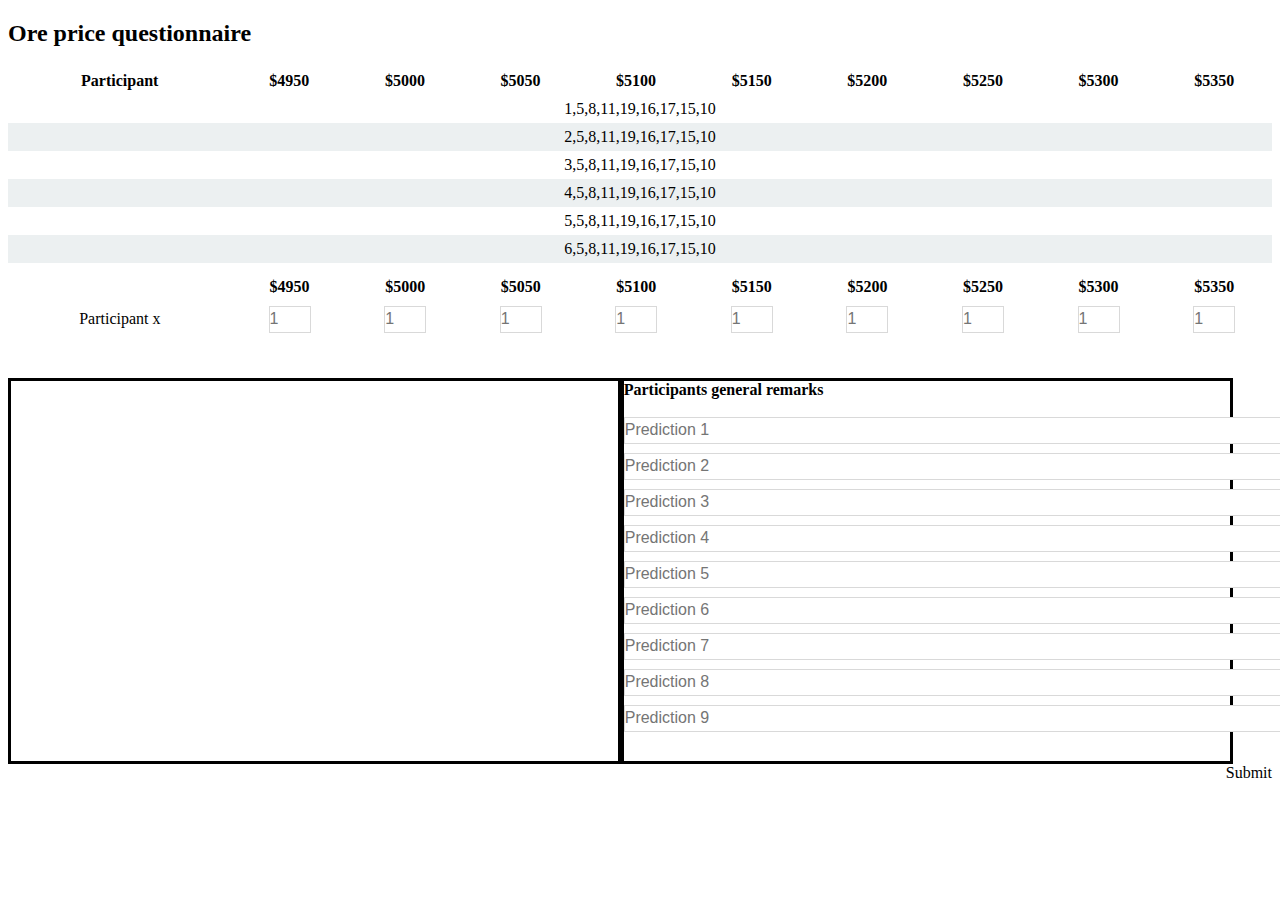
<file: temp/index.html>
<!DOCTYPE html>
<html>
<head>
<meta charset="utf-8">
<title></title>
<script>
	$(document).ready(function () {
			
		var chart = new CanvasJS.Chart("GraphContainer", {
			animationEnabled: true,
			
			title:{
				text:"Copper price summary"
			},
			axisX:{
				interval: 1
			},
			axisY2:{
				interlacedColor: "rgba(1,77,101,.2)",
				gridColor: "rgba(1,77,101,.1)",
				title: "Percentage"
			},
			data: [{
				type: "bar",
				name: "prices",
				axisYType: "secondary",
				color: "#014D65",
				dataPoints: [
					{ y: 1, label: "$4950" },
					{ y: 3, label: "$5000" },
					{ y: 5, label: "$5050" },
					{ y: 7, label: "$5100" },
					{ y: 9, label: "$5150" },
					{ y: 11, label: "$5200" },
					{ y: 13, label: "$5250" },
					{ y: 15, label: "$5300" },
					{ y: 17, label: "$5350" },
				]
			}]
		});
		chart.render();
	});
</script>

<script>
	window.onload=function(){ with (new XMLHttpRequest()) {
	  onreadystatechange=cb; open('GET','data.csv',true); responseType='text';send(); }}
	function cb(){if(this.readyState===4)document.getElementById('main').innerHTML=tbl(this.responseText); }
	function tbl(csv){ 
		// do whatever is necessary to create your table here ...
		var header = main.createTHead();
		var row = header.insertRow(0);
		var cell = row.insertCell(0);
		cell.innerHTML = "<b>This is a table header</b>"; 
		return csv.split('\n').map(function(tr,i){return '<tr><td>'+tr.replace(/\t/g,'</td><td>')+'</td></tr>';}).join('\n'); }
</script>
<link rel="stylesheet" href="css/CreateAccount.css">
</head>
<body>
<h2>Ore price questionnaire</h2>
<table id="head">
  <thead>
	 <thead>
	  <tr>
		<th>Participant</th>
		<th>$4950</th>
		<th>$5000</th>
		<th>$5050</th>
		<th>$5100</th>
		<th>$5150</th>
		<th>$5200</th>
		<th>$5250</th>
		<th>$5300</th>
		<th>$5350</th>
	  </tr>
 </thead>
<table id="main"></table>

<form name="EstimateForm">	
	<div class="itable-wrapper" id="table">
		<table class="paleBlueRows">
		 <thead>
			 <tr>
				<th></th>
				<th>$4950</th>
				<th>$5000</th>
				<th>$5050</th>
				<th>$5100</th>
				<th>$5150</th>
				<th>$5200</th>
				<th>$5250</th>
				<th>$5300</th>
				<th>$5350</th>
			 </tr>
		  </thead>
		  <tbody>
			 <tr>
				<td>Participant x</td>
				<td><div><input class="inputbox" type="text" placeholder="1" name="Guess_1" required></div></td>
				<td><div><input class="inputbox" type="text" placeholder="1" name="Guess_2" required></div></td>
				<td><div><input class="inputbox" type="text" placeholder="1" name="Guess_3" required></div></td>
				<td><div><input class="inputbox" type="text" placeholder="1" name="Guess_4" required></div></td>
				<td><div><input class="inputbox" type="text" placeholder="1" name="Guess_5" required></div></td>
				<td><div><input class="inputbox" type="text" placeholder="1" name="Guess_6" required></div></td>
				<td><div><input class="inputbox" type="text" placeholder="1" name="Guess_7" required></div></td>
				<td><div><input class="inputbox" type="text" placeholder="1" name="Guess_8" required></div></td>
				<td><div><input class="inputbox" type="text" placeholder="1" name="Guess_9" required></div></td>
			 </tr>
		  </tbody>
		</table>
	</div>
</form>

<div class="aParent">
		<div class="Graph" id="GraphContainer" style="height: 380px; width: 48%;"></div>
		<script src="https://canvasjs.com/assets/script/canvasjs.min.js"></script>
		
		<div class="Feedback" id="Feedbacks" style="height: 380px; width: 48%;">
		  <div><label for="Feedbacks"><b>Participants general remarks</b></label></div><br><br>
		  <div><input class="feedbackbox" type="text" placeholder="Prediction 1" name="P1" required></div><br><br>
		  <div><input class="feedbackbox" type="text" placeholder="Prediction 2" name="P2" required></div><br><br>
		  <div><input class="feedbackbox" type="text" placeholder="Prediction 3" name="P3" required></div><br><br>
		  <div><input class="feedbackbox" type="text" placeholder="Prediction 4" name="P4" required></div><br><br>
		  <div><input class="feedbackbox" type="text" placeholder="Prediction 5" name="P5" required></div><br><br>
		  <div><input class="feedbackbox" type="text" placeholder="Prediction 6" name="P6" required></div><br><br>
		  <div><input class="feedbackbox" type="text" placeholder="Prediction 7" name="P7" required></div><br><br>
		  <div><input class="feedbackbox" type="text" placeholder="Prediction 8" name="P8" required></div><br><br>
		  <div ><input class="feedbackbox" type="text" placeholder="Prediction 9" name="P9" required></div>
		</div>
	</div>	
	<br>
	<br>
	<div align="right"><a href="Disclaimer.html" class="button">Submit</a></div>
</body>
</html>
</file>
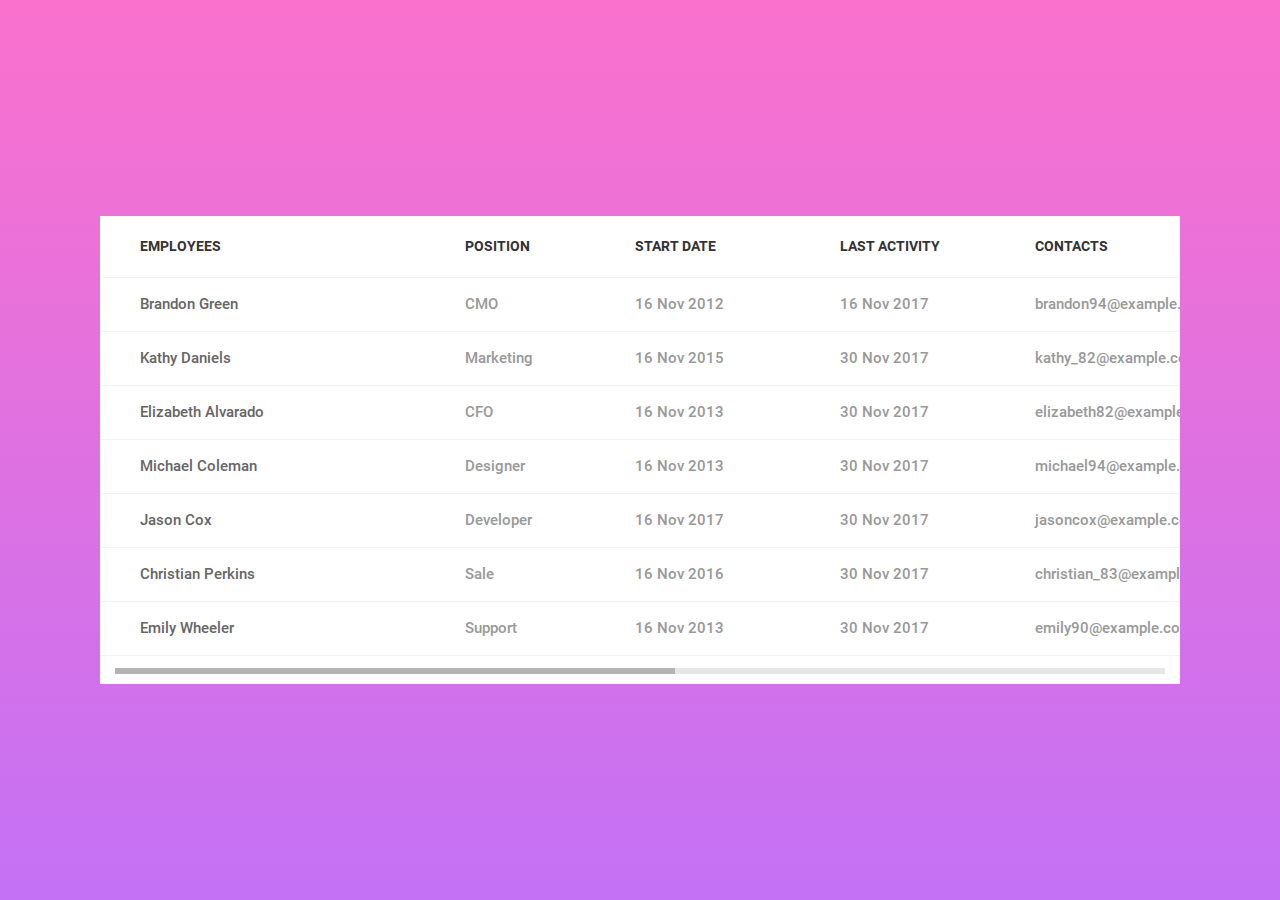
<file: Copper Questionnaire(backup)/css/Table_Fixed_Column/index.html>
<!DOCTYPE html>
<html lang="en">
<head>
	<title>Table V05</title>
	<meta charset="UTF-8">
	<meta name="viewport" content="width=device-width, initial-scale=1">
<!--===============================================================================================-->	
	<link rel="icon" type="image/png" href="images/icons/favicon.ico"/>
<!--===============================================================================================-->
	<link rel="stylesheet" type="text/css" href="vendor/bootstrap/css/bootstrap.min.css">
<!--===============================================================================================-->
	<link rel="stylesheet" type="text/css" href="fonts/font-awesome-4.7.0/css/font-awesome.min.css">
<!--===============================================================================================-->
	<link rel="stylesheet" type="text/css" href="vendor/animate/animate.css">
<!--===============================================================================================-->
	<link rel="stylesheet" type="text/css" href="vendor/select2/select2.min.css">
<!--===============================================================================================-->
	<link rel="stylesheet" type="text/css" href="vendor/perfect-scrollbar/perfect-scrollbar.css">
<!--===============================================================================================-->
	<link rel="stylesheet" type="text/css" href="css/util.css">
	<link rel="stylesheet" type="text/css" href="css/main.css">
<!--===============================================================================================-->
</head>
<body>
	
	<div class="limiter">
		<div class="container-table100">
			<div class="wrap-table100">
				<div class="table100 ver1">
					<div class="table100-firstcol">
						<table>
							<thead>
								<tr class="row100 head">
									<th class="cell100 column1">Employees</th>
								</tr>
							</thead>
							<tbody>
								<tr class="row100 body">
									<td class="cell100 column1">Brandon Green</td>
								</tr>

								<tr class="row100 body">
									<td class="cell100 column1">Kathy Daniels</td>
								</tr>

								<tr class="row100 body">
									<td class="cell100 column1">Elizabeth Alvarado</td>
								</tr>

								<tr class="row100 body">
									<td class="cell100 column1">Michael Coleman</td>
								</tr>

								<tr class="row100 body">
									<td class="cell100 column1">Jason Cox</td>
								</tr>

								<tr class="row100 body">
									<td class="cell100 column1">Christian Perkins</td>
								</tr>

								<tr class="row100 body">
									<td class="cell100 column1">Emily Wheeler</td>
								</tr>
							</tbody>
						</table>
					</div>
					
					<div class="wrap-table100-nextcols js-pscroll">
						<div class="table100-nextcols">
							<table>
								<thead>
									<tr class="row100 head">
										<th class="cell100 column2">Position</th>
										<th class="cell100 column3">Start date</th>
										<th class="cell100 column4">Last Activity</th>
										<th class="cell100 column5">Contacts</th>
										<th class="cell100 column6">Age</th>
										<th class="cell100 column7">Address</th>
										<th class="cell100 column8">Card No</th>
									</tr>
								</thead>
								<tbody>
									<tr class="row100 body">
										<td class="cell100 column2">CMO</td>
										<td class="cell100 column3">16 Nov 2012</td>
										<td class="cell100 column4">16 Nov 2017</td>
										<td class="cell100 column5">brandon94@example.com</td>
										<td class="cell100 column6">30</td>
										<td class="cell100 column7">New York City, NY</td>
										<td class="cell100 column8">424242xxxxxx6262</td>
									</tr>

									<tr class="row100 body">
										<td class="cell100 column2">Marketing</td>
										<td class="cell100 column3">16 Nov 2015</td>
										<td class="cell100 column4">30 Nov 2017</td>
										<td class="cell100 column5">kathy_82@example.com</td>
										<td class="cell100 column6">26</td>
										<td class="cell100 column7">New York City, NY</td>
										<td class="cell100 column8">424242xxxxxx1616</td>
									</tr>

									<tr class="row100 body">
										<td class="cell100 column2">CFO</td>
										<td class="cell100 column3">16 Nov 2013</td>
										<td class="cell100 column4">30 Nov 2017</td>
										<td class="cell100 column5">elizabeth82@example.com</td>
										<td class="cell100 column6">32</td>
										<td class="cell100 column7">New York City, NY</td>
										<td class="cell100 column8">424242xxxxxx5326</td>
									</tr>

									<tr class="row100 body">
										<td class="cell100 column2">Designer</td>
										<td class="cell100 column3">16 Nov 2013</td>
										<td class="cell100 column4">30 Nov 2017</td>
										<td class="cell100 column5">michael94@example.com</td>
										<td class="cell100 column6">22</td>
										<td class="cell100 column7">New York City, NY</td>
										<td class="cell100 column8">424242xxxxxx6328</td>
									</tr>

									<tr class="row100 body">
										<td class="cell100 column2">Developer</td>
										<td class="cell100 column3">16 Nov 2017</td>
										<td class="cell100 column4">30 Nov 2017</td>
										<td class="cell100 column5">jasoncox@example.com</td>
										<td class="cell100 column6">25</td>
										<td class="cell100 column7">New York City, NY</td>
										<td class="cell100 column8">424242xxxxxx7648</td>
									</tr>

									<tr class="row100 body">
										<td class="cell100 column2">Sale</td>
										<td class="cell100 column3">16 Nov 2016</td>
										<td class="cell100 column4">30 Nov 2017</td>
										<td class="cell100 column5">christian_83@example.com</td>
										<td class="cell100 column6">28</td>
										<td class="cell100 column7">New York City, NY</td>
										<td class="cell100 column8">424242xxxxxx4152</td>
									</tr>

									<tr class="row100 body">
										<td class="cell100 column2">Support</td>
										<td class="cell100 column3">16 Nov 2013</td>
										<td class="cell100 column4">30 Nov 2017</td>
										<td class="cell100 column5">emily90@example.com</td>
										<td class="cell100 column6">24</td>
										<td class="cell100 column7">New York City, NY</td>
										<td class="cell100 column8">424242xxxxxx6668</td>
									</tr>
								</tbody>
							</table>
						</div>
					</div>
				</div>
			</div>
		</div>
	</div>


<!--===============================================================================================-->	
	<script src="vendor/jquery/jquery-3.2.1.min.js"></script>
<!--===============================================================================================-->
	<script src="vendor/bootstrap/js/popper.js"></script>
	<script src="vendor/bootstrap/js/bootstrap.min.js"></script>
<!--===============================================================================================-->
	<script src="vendor/select2/select2.min.js"></script>
<!--===============================================================================================-->
	<script src="vendor/perfect-scrollbar/perfect-scrollbar.min.js"></script>
	<script>
		$('.js-pscroll').each(function(){
			var ps = new PerfectScrollbar(this);

			$(window).on('resize', function(){
				ps.update();
			})

			$(this).on('ps-x-reach-start', function(){
				$(this).parent().find('.table100-firstcol').removeClass('shadow-table100-firstcol');
			});

			$(this).on('ps-scroll-x', function(){
				$(this).parent().find('.table100-firstcol').addClass('shadow-table100-firstcol');
			});

		});

		
		
		
	</script>
<!--===============================================================================================-->
	<script src="js/main.js"></script>

</body>
</html>
</file>
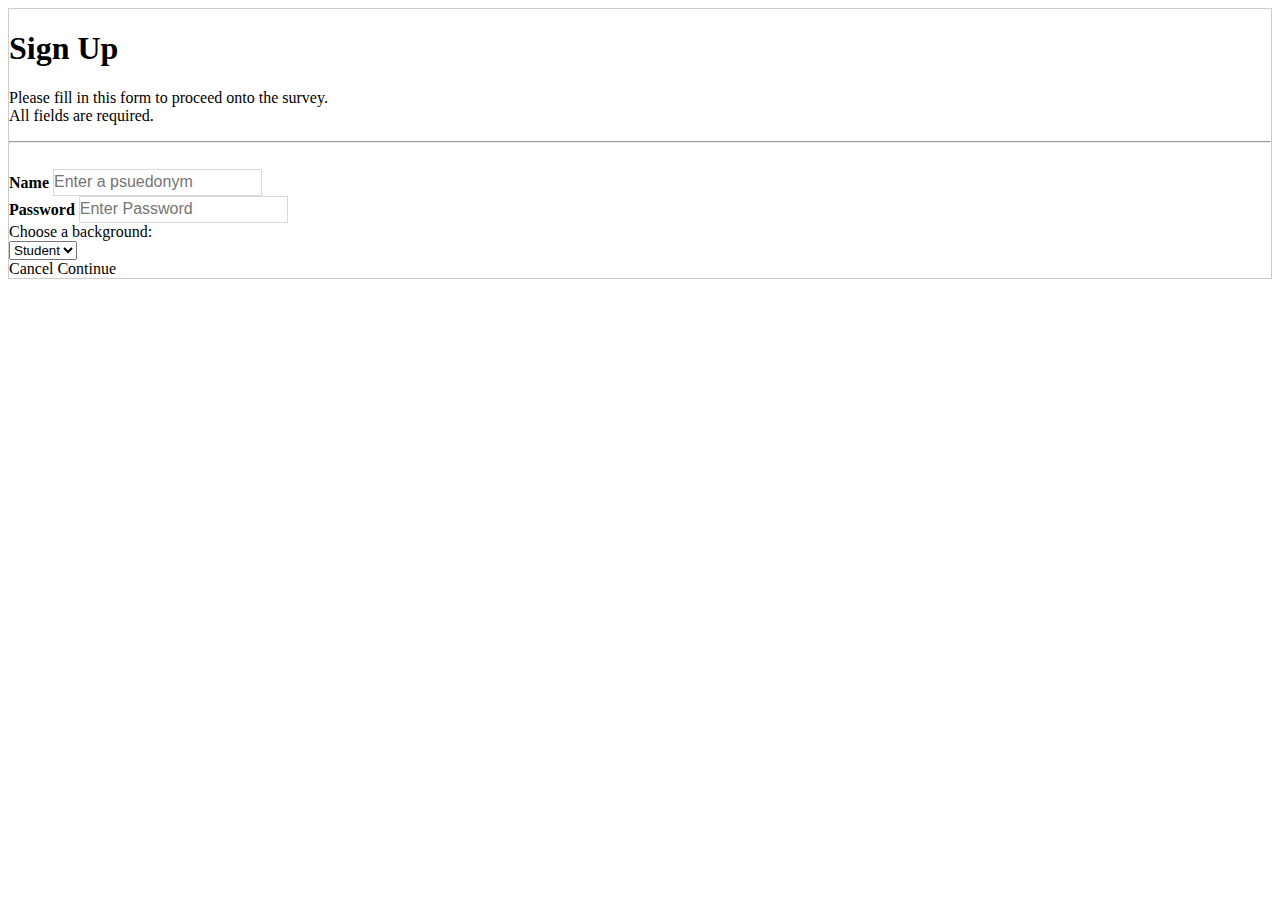
<file: Copper Questionnaire(backup)/CreateAccount.html>
<!DOCTYPE HTML>
<html>
<head>
	<link rel="stylesheet" href="css/CreateAccount.css">
</head>

<body>
 <form action="action_page.php" style="border:1px solid #ccc">
  <div class="container">
   <h1>Sign Up</h1>
   <p>Please fill in this form to proceed onto the survey.<br>All fields are required.</p>
   <hr>
	
	<br>
	
   <label for="name"><b>Name</b></label>
   <input class="textbox" type="text" placeholder="Enter a psuedonym" name="name" required>
	
	<br>
	
   <label for="psw"><b>Password</b></label>
   <input class="textbox" type="text" placeholder="Enter Password" name="psw" required>
	
	<br>
	
	<label  class="label" for="cars">Choose a background:</label>
	<select id="background" class="textbox" required>
		<option value="Student">Student</option>
		<option value="Junior">Junior</option>
		<option value="Senior">Senior</option>
	</select> 
	
	<br>
	
<!-- 	<label>
     <input type="checkbox" checked="checked" name="remember" style="margin-bottom:15px"> Remember me
   </label> -->
   
	<!-- <p>By creating an account you agree to our <a href="#" style="color:dodgerblue">Terms & Privacy</a>.</p> -->

<!--    <div class="clearfix">
     <button type="button" class="cancelbtn">Cancel</button>
     <button type="submit" class="signupbtn">Continue</button>
   </div> -->
	<a href="Acknowledge.html" class="button">Cancel</a>
	<a href="Disclaimer.html" class="button">Continue</a>
  </div>
 </form> 
</body>

</script>
</html>
</file>
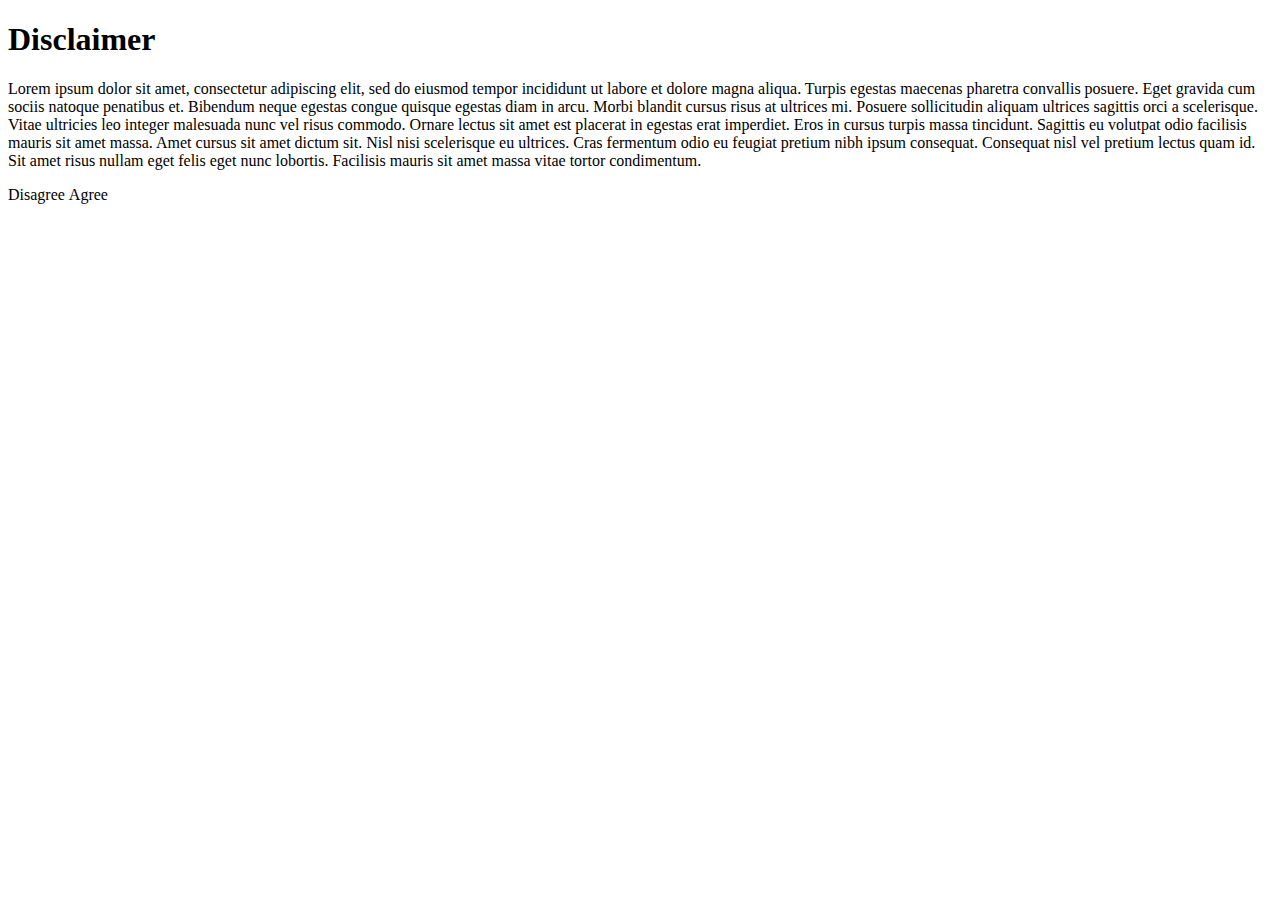
<file: Copper Questionnaire(backup)/Disclaimer.html>
<!DOCTYPE HTML>
<html>
<head>
	<link rel="stylesheet" href="css/CreateAccount.css">
</head>
<body>
	<h1>
		Disclaimer
	</h1>
	<p>
		Lorem ipsum dolor sit amet, consectetur adipiscing elit, sed do eiusmod tempor incididunt ut labore et 
		dolore magna aliqua. Turpis egestas maecenas pharetra convallis posuere. Eget gravida cum sociis natoque penatibus et. 
		Bibendum neque egestas congue quisque egestas diam in arcu. Morbi blandit cursus risus at ultrices mi. Posuere sollicitudin aliquam ultrices 
		sagittis orci a scelerisque. Vitae ultricies leo integer malesuada nunc vel risus commodo. Ornare lectus sit amet est placerat in egestas erat imperdiet. 
		Eros in cursus turpis massa tincidunt. Sagittis eu volutpat odio facilisis mauris sit amet massa. Amet cursus sit amet dictum sit. 
		Nisl nisi scelerisque eu ultrices. Cras fermentum odio eu feugiat pretium nibh ipsum consequat. Consequat nisl vel pretium lectus quam id. 
		Sit amet risus nullam eget felis eget nunc lobortis. Facilisis mauris sit amet massa vitae tortor condimentum.
	</p>
	<a href="Acknowledge.html" class="button">Disagree</a>
	<a href="Rules.html" class="button">Agree</a>
</body>

</script>
</html>
</file>
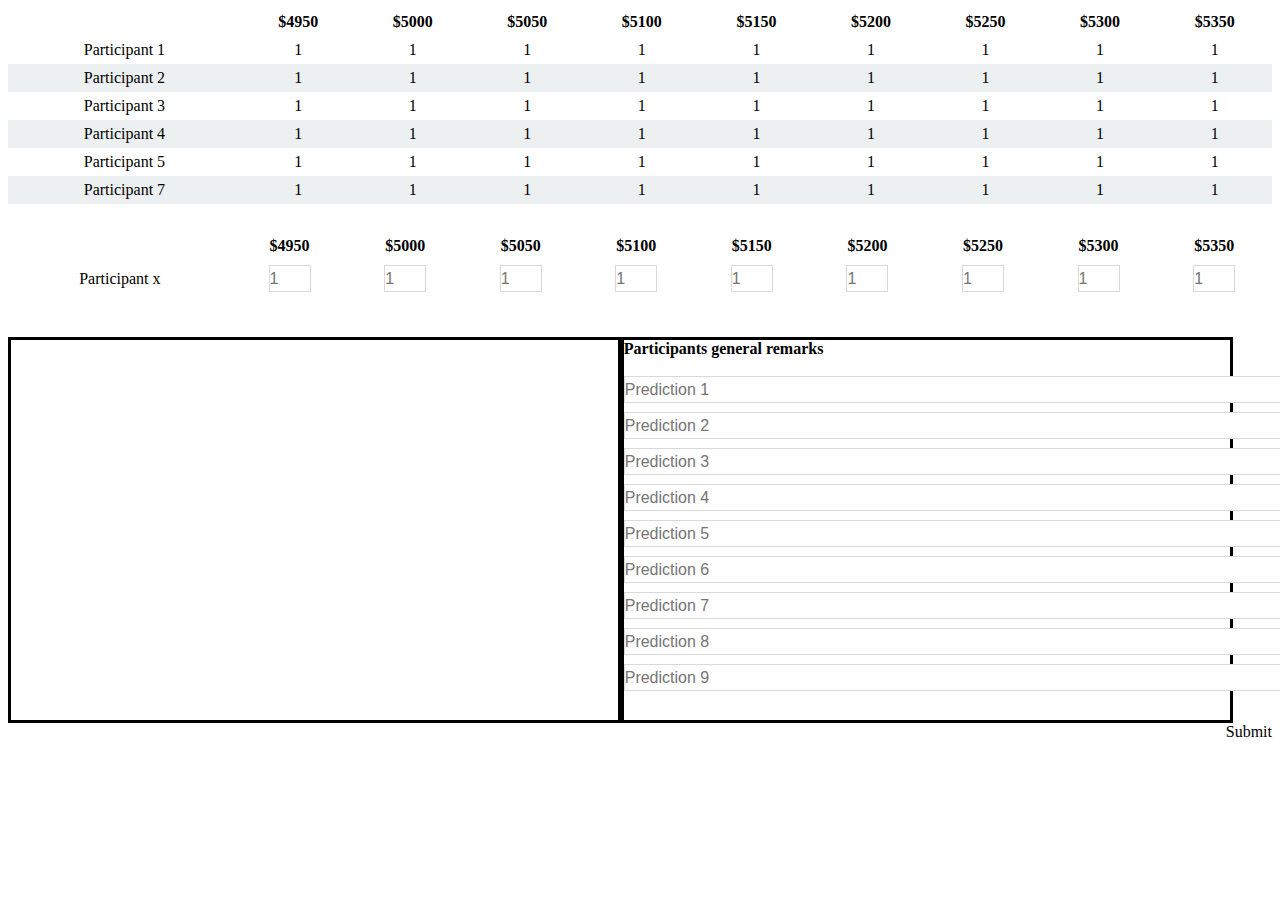
<file: Copper Questionnaire(backup)/Main - Copy.html>
<!DOCTYPE html>
<html>
<head>
	<script>
		window.onload = function () {
			
		var chart = new CanvasJS.Chart("GraphContainer", {
			animationEnabled: true,
			
			title:{
				text:"Copper price summary"
			},
			axisX:{
				interval: 1
			},
			axisY2:{
				interlacedColor: "rgba(1,77,101,.2)",
				gridColor: "rgba(1,77,101,.1)",
				title: "Percentage"
			},
			data: [{
				type: "bar",
				name: "prices",
				axisYType: "secondary",
				color: "#014D65",
				dataPoints: [
					{ y: 1, label: "$4950" },
					{ y: 3, label: "$5000" },
					{ y: 5, label: "$5050" },
					{ y: 7, label: "$5100" },
					{ y: 9, label: "$5150" },
					{ y: 11, label: "$5200" },
					{ y: 13, label: "$5250" },
					{ y: 15, label: "$5300" },
					{ y: 17, label: "$5350" },
				]
			}]
		});
		chart.render();

		}
	</script>
	<link rel="stylesheet" href="css/CreateAccount.css">
	<title>Copper pricing questionnaire</title>
</head>

<body>
	<div class="table-wrapper" id="table">
	  <table class="paleBlueRows">
	  <thead>
		 <tr>
			<th></th>
			<th>$4950</th>
			<th>$5000</th>
			<th>$5050</th>
			<th>$5100</th>
			<th>$5150</th>
			<th>$5200</th>
			<th>$5250</th>
			<th>$5300</th>
			<th>$5350</th>
		 </tr>
	  </thead>
	  <tbody>
		 <tr>
			<td>Participant 1</td>
			<td>1</td>
			<td>1</td>
			<td>1</td>
			<td>1</td>
			<td>1</td>
			<td>1</td>
			<td>1</td>
			<td>1</td>
			<td>1</td>
		 </tr>
		 <tr>
			<td>Participant 2</td>
			<td>1</td>
			<td>1</td>
			<td>1</td>
			<td>1</td>
			<td>1</td>
			<td>1</td>
			<td>1</td>
			<td>1</td>
			<td>1</td>
		 </tr>
		 <tr>
			<td>Participant 3</td>
			<td>1</td>
			<td>1</td>
			<td>1</td>
			<td>1</td>
			<td>1</td>
			<td>1</td>
			<td>1</td>
			<td>1</td>
			<td>1</td>
		 </tr>
		 <tr>
			<td>Participant 4</td>
			<td>1</td>
			<td>1</td>
			<td>1</td>
			<td>1</td>
			<td>1</td>
			<td>1</td>
			<td>1</td>
			<td>1</td>
			<td>1</td>
		 </tr>
		 <tr>
			<td>Participant 5</td>
			<td>1</td>
			<td>1</td>
			<td>1</td>
			<td>1</td>
			<td>1</td>
			<td>1</td>
			<td>1</td>
			<td>1</td>
			<td>1</td>
		 </tr>
		 <tr>
			<td>Participant 7</td>
			<td>1</td>
			<td>1</td>
			<td>1</td>
			<td>1</td>
			<td>1</td>
			<td>1</td>
			<td>1</td>
			<td>1</td>
			<td>1</td>
		 </tr>
	  </tbody>
	</table>
	</div>
  <div id="chartContainer" style="height: 10px; width: 100%;">
  </div>
	
	<br>
	
	
	<div class="itable-wrapper" id="table">
	<table class="paleBlueRows">
	 <thead>
		 <tr>
			<th></th>
			<th>$4950</th>
			<th>$5000</th>
			<th>$5050</th>
			<th>$5100</th>
			<th>$5150</th>
			<th>$5200</th>
			<th>$5250</th>
			<th>$5300</th>
			<th>$5350</th>
		 </tr>
	  </thead>
	  <tbody>
		 <tr>
			<td>Participant x</td>
			<td><div><input class="inputbox" type="text" placeholder="1" name="P1" required></div></td>
			<td><div><input class="inputbox" type="text" placeholder="1" name="P2" required></div></td>
			<td><div><input class="inputbox" type="text" placeholder="1" name="P3" required></div></td>
			<td><div><input class="inputbox" type="text" placeholder="1" name="P4" required></div></td>
			<td><div><input class="inputbox" type="text" placeholder="1" name="P5" required></div></td>
			<td><div><input class="inputbox" type="text" placeholder="1" name="P6" required></div></td>
			<td><div><input class="inputbox" type="text" placeholder="1" name="P7" required></div></td>
			<td><div><input class="inputbox" type="text" placeholder="1" name="P8" required></div></td>
			<td><div><input class="inputbox" type="text" placeholder="1" name="P9" required></div></td>
		 </tr>
	  </tbody>
	</table>
	</div>
	
	<div class="aParent">
		<div class="Graph" id="GraphContainer" style="height: 380px; width: 48%;"></div>
		<script src="https://canvasjs.com/assets/script/canvasjs.min.js"></script>
		
		<div class="Feedback" id="Feedbacks" style="height: 380px; width: 48%;">
		  <div><label for="Feedbacks"><b>Participants general remarks</b></label></div><br><br>
		  <div><input class="feedbackbox" type="text" placeholder="Prediction 1" name="P1" required></div><br><br>
		  <div><input class="feedbackbox" type="text" placeholder="Prediction 2" name="P2" required></div><br><br>
		  <div><input class="feedbackbox" type="text" placeholder="Prediction 3" name="P3" required></div><br><br>
		  <div><input class="feedbackbox" type="text" placeholder="Prediction 4" name="P4" required></div><br><br>
		  <div><input class="feedbackbox" type="text" placeholder="Prediction 5" name="P5" required></div><br><br>
		  <div><input class="feedbackbox" type="text" placeholder="Prediction 6" name="P6" required></div><br><br>
		  <div><input class="feedbackbox" type="text" placeholder="Prediction 7" name="P7" required></div><br><br>
		  <div><input class="feedbackbox" type="text" placeholder="Prediction 8" name="P8" required></div><br><br>
		  <div ><input class="feedbackbox" type="text" placeholder="Prediction 9" name="P9" required></div>
		</div>
	</div>	
	<br>
	<br>
	<div align="right"><a href="Disclaimer.html" class="button">Submit</a></div>
	
</body>
</html>
</file>
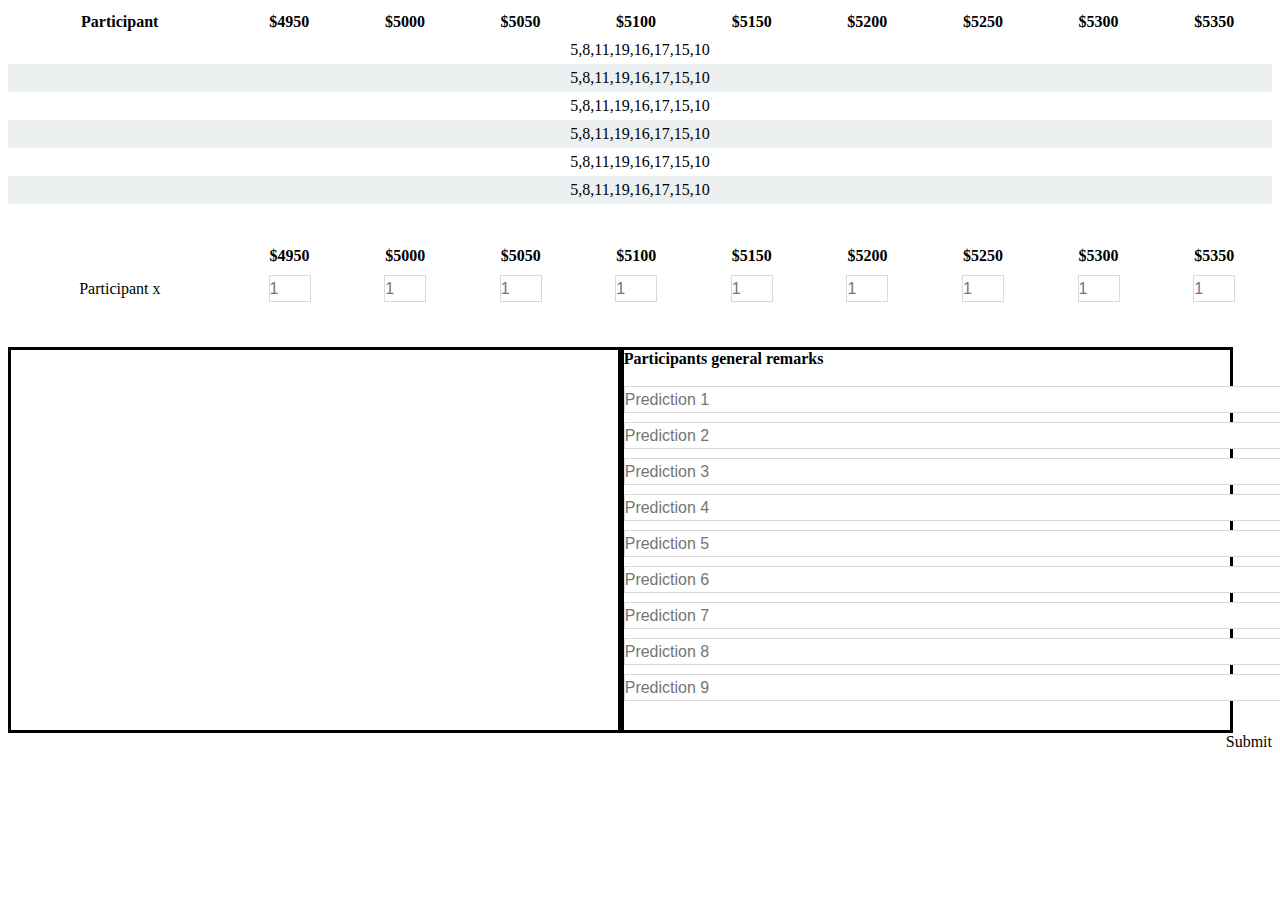
<file: Copper Questionnaire(backup)/Main.html>
<!DOCTYPE html>
<html>
<head>
	<script>
		window.onload=function(){ with (new XMLHttpRequest()) {
		  onreadystatechange=cb; open('GET','data.csv',true); responseType='text';send(); }}
		function cb(){if(this.readyState===4)document.getElementById('main').innerHTML=tbl(this.responseText); }
		function tbl(csv){ 
			// do whatever is necessary to create your table here ...
			var header = main.createTHead();
			var row = header.insertRow(0);
			var cell = row.insertCell(0);
			cell.innerHTML = "<b>This is a table header</b>"; 
			return csv.split('\n').map(function(tr,i){return '<tr><td>'+tr.replace(/\t/g,'</td><td>')+'</td></tr>';}).join('\n'); }
</script>
	<link rel="stylesheet" href="css/CreateAccount.css">
	<title>Copper pricing questionnaire</title>
</head>

<body>
	<div class="table-wrapper" id="table">
	  <table class="paleBlueRows">
	  <thead>
		 <thead>
        <tr>
			<th>Participant</th>
			<th>$4950</th>
			<th>$5000</th>
			<th>$5050</th>
			<th>$5100</th>
			<th>$5150</th>
			<th>$5200</th>
			<th>$5250</th>
			<th>$5300</th>
			<th>$5350</th>
        </tr>
    </thead>
	</table>
	<table id="main"></table>
	</div>
  <div id="chartContainer" style="height: 10px; width: 100%;">
  </div>
	
	<br>
	
	
	<div class="itable-wrapper" id="table">
	<table class="paleBlueRows">
	 <thead>
		 <tr>
			<th></th>
			<th>$4950</th>
			<th>$5000</th>
			<th>$5050</th>
			<th>$5100</th>
			<th>$5150</th>
			<th>$5200</th>
			<th>$5250</th>
			<th>$5300</th>
			<th>$5350</th>
		 </tr>
	  </thead>
	  <tbody>
		 <tr>
			<td>Participant x</td>
			<td><div><input class="inputbox" type="text" placeholder="1" name="P1" required></div></td>
			<td><div><input class="inputbox" type="text" placeholder="1" name="P2" required></div></td>
			<td><div><input class="inputbox" type="text" placeholder="1" name="P3" required></div></td>
			<td><div><input class="inputbox" type="text" placeholder="1" name="P4" required></div></td>
			<td><div><input class="inputbox" type="text" placeholder="1" name="P5" required></div></td>
			<td><div><input class="inputbox" type="text" placeholder="1" name="P6" required></div></td>
			<td><div><input class="inputbox" type="text" placeholder="1" name="P7" required></div></td>
			<td><div><input class="inputbox" type="text" placeholder="1" name="P8" required></div></td>
			<td><div><input class="inputbox" type="text" placeholder="1" name="P9" required></div></td>
		 </tr>
	  </tbody>
	</table>
	</div>
	
	<div class="aParent">
		<div class="Graph" id="GraphContainer" style="height: 380px; width: 48%;"></div>
		<script src="https://canvasjs.com/assets/script/canvasjs.min.js"></script>
		
		<div class="Feedback" id="Feedbacks" style="height: 380px; width: 48%;">
		  <div><label for="Feedbacks"><b>Participants general remarks</b></label></div><br><br>
		  <div><input class="feedbackbox" type="text" placeholder="Prediction 1" name="P1" required></div><br><br>
		  <div><input class="feedbackbox" type="text" placeholder="Prediction 2" name="P2" required></div><br><br>
		  <div><input class="feedbackbox" type="text" placeholder="Prediction 3" name="P3" required></div><br><br>
		  <div><input class="feedbackbox" type="text" placeholder="Prediction 4" name="P4" required></div><br><br>
		  <div><input class="feedbackbox" type="text" placeholder="Prediction 5" name="P5" required></div><br><br>
		  <div><input class="feedbackbox" type="text" placeholder="Prediction 6" name="P6" required></div><br><br>
		  <div><input class="feedbackbox" type="text" placeholder="Prediction 7" name="P7" required></div><br><br>
		  <div><input class="feedbackbox" type="text" placeholder="Prediction 8" name="P8" required></div><br><br>
		  <div ><input class="feedbackbox" type="text" placeholder="Prediction 9" name="P9" required></div>
		</div>
	</div>	
	<br>
	<br>
	<div align="right"><a href="Disclaimer.html" class="button">Submit</a></div>
	
</body>
</html>
</file>
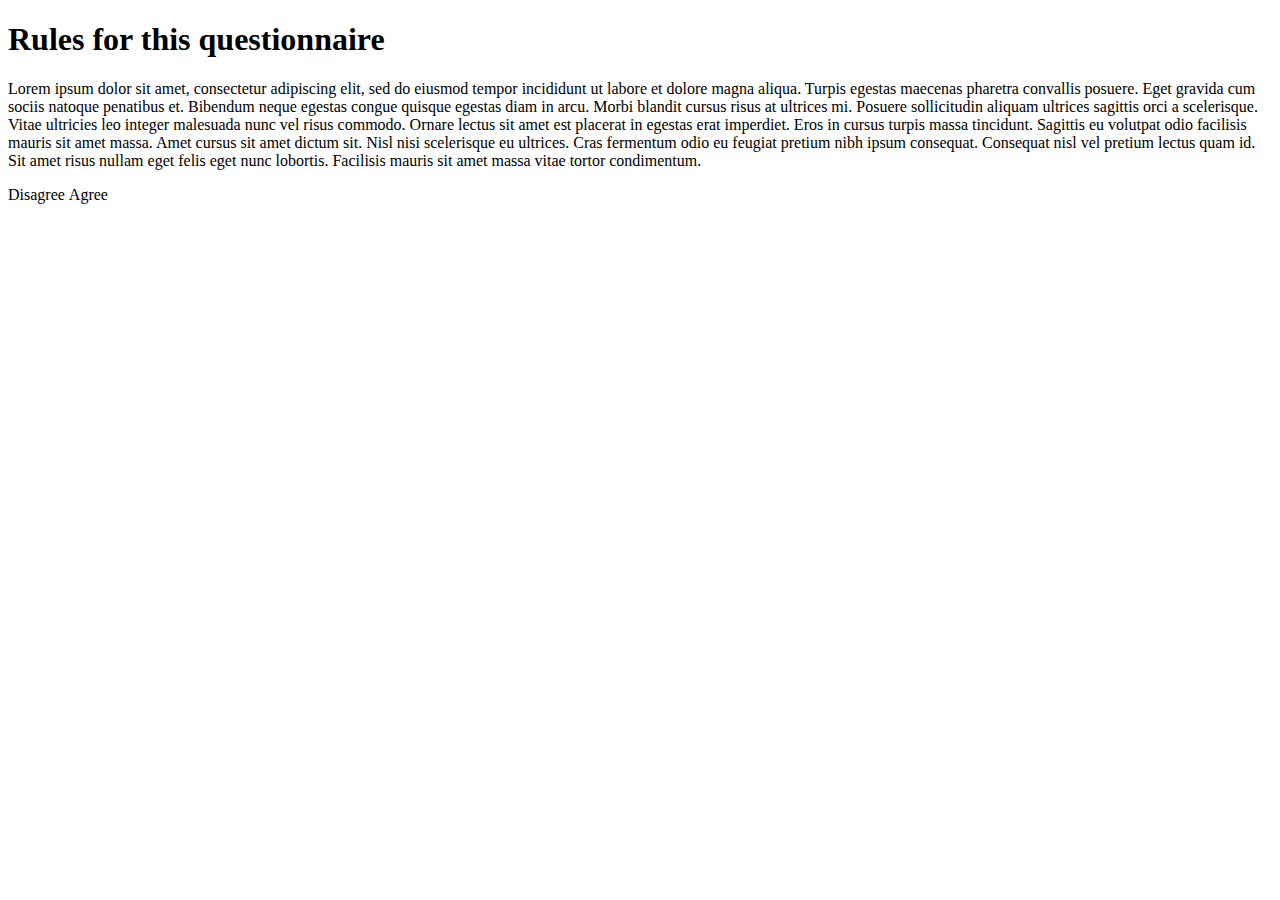
<file: Copper Questionnaire(backup)/Rules.html>
<!DOCTYPE HTML>
<html>
<head>
	<link rel="stylesheet" href="css/CreateAccount.css">
</head>
<body>
	<h1>
		Rules for this questionnaire
	</h1>
	<p>
		Lorem ipsum dolor sit amet, consectetur adipiscing elit, sed do eiusmod tempor incididunt ut labore et 
		dolore magna aliqua. Turpis egestas maecenas pharetra convallis posuere. Eget gravida cum sociis natoque penatibus et. 
		Bibendum neque egestas congue quisque egestas diam in arcu. Morbi blandit cursus risus at ultrices mi. Posuere sollicitudin aliquam ultrices 
		sagittis orci a scelerisque. Vitae ultricies leo integer malesuada nunc vel risus commodo. Ornare lectus sit amet est placerat in egestas erat imperdiet. 
		Eros in cursus turpis massa tincidunt. Sagittis eu volutpat odio facilisis mauris sit amet massa. Amet cursus sit amet dictum sit. 
		Nisl nisi scelerisque eu ultrices. Cras fermentum odio eu feugiat pretium nibh ipsum consequat. Consequat nisl vel pretium lectus quam id. 
		Sit amet risus nullam eget felis eget nunc lobortis. Facilisis mauris sit amet massa vitae tortor condimentum.
	</p>
	<a href="Acknowledge.html" class="button">Disagree</a>
	<a href="Main.html" class="button">Agree</a>
</body>

</script>
</html>
</file>
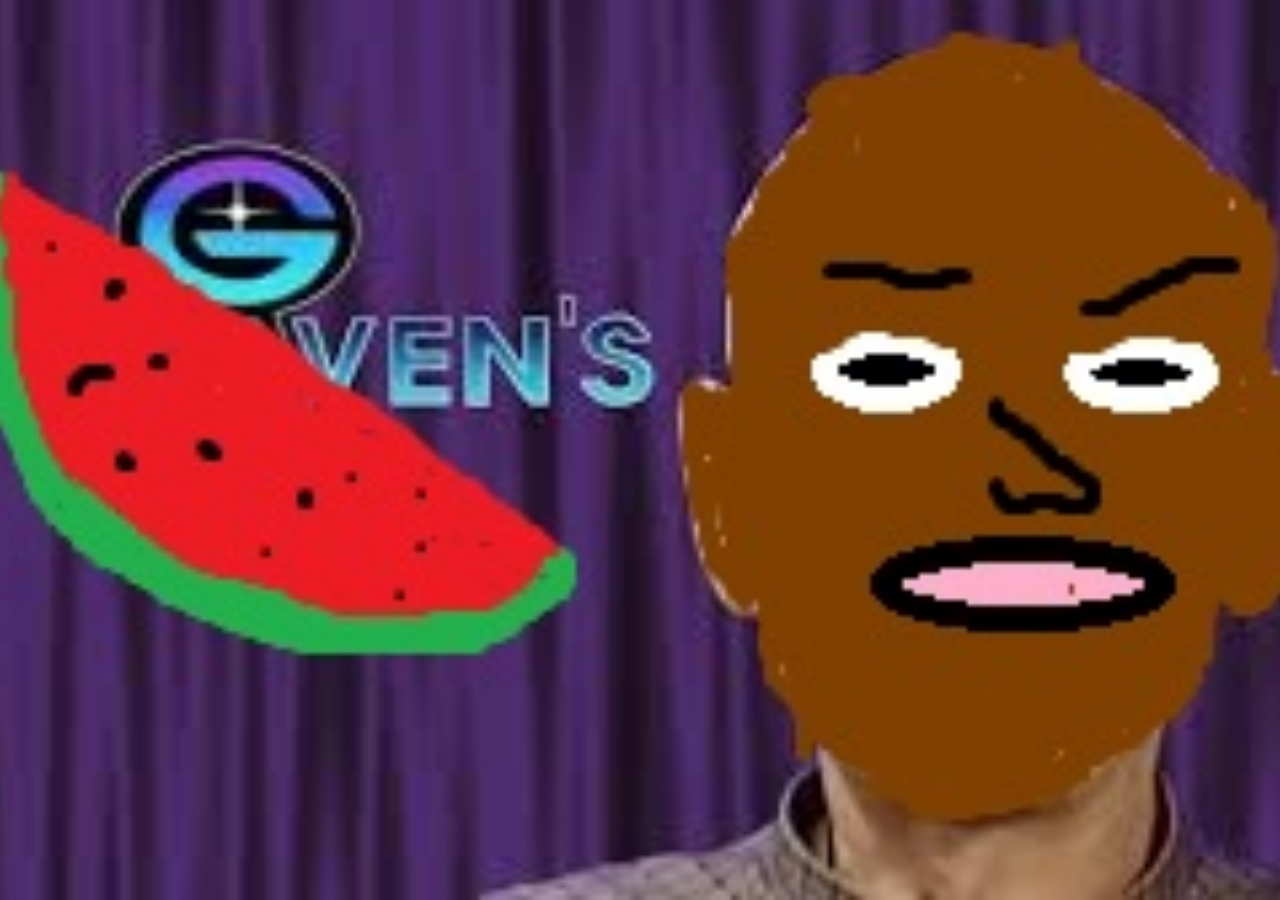
<file: meme/god.html>
<html>
<head>
    <style>
       html {
         background: url(hg.jpg) no-repeat center center fixed;
         -webkit-background-size: cover;
         -moz-background-size: cover;
         -o-background-size: cover;
         background-size: cover;
         }
    </style>
</head>
</file>
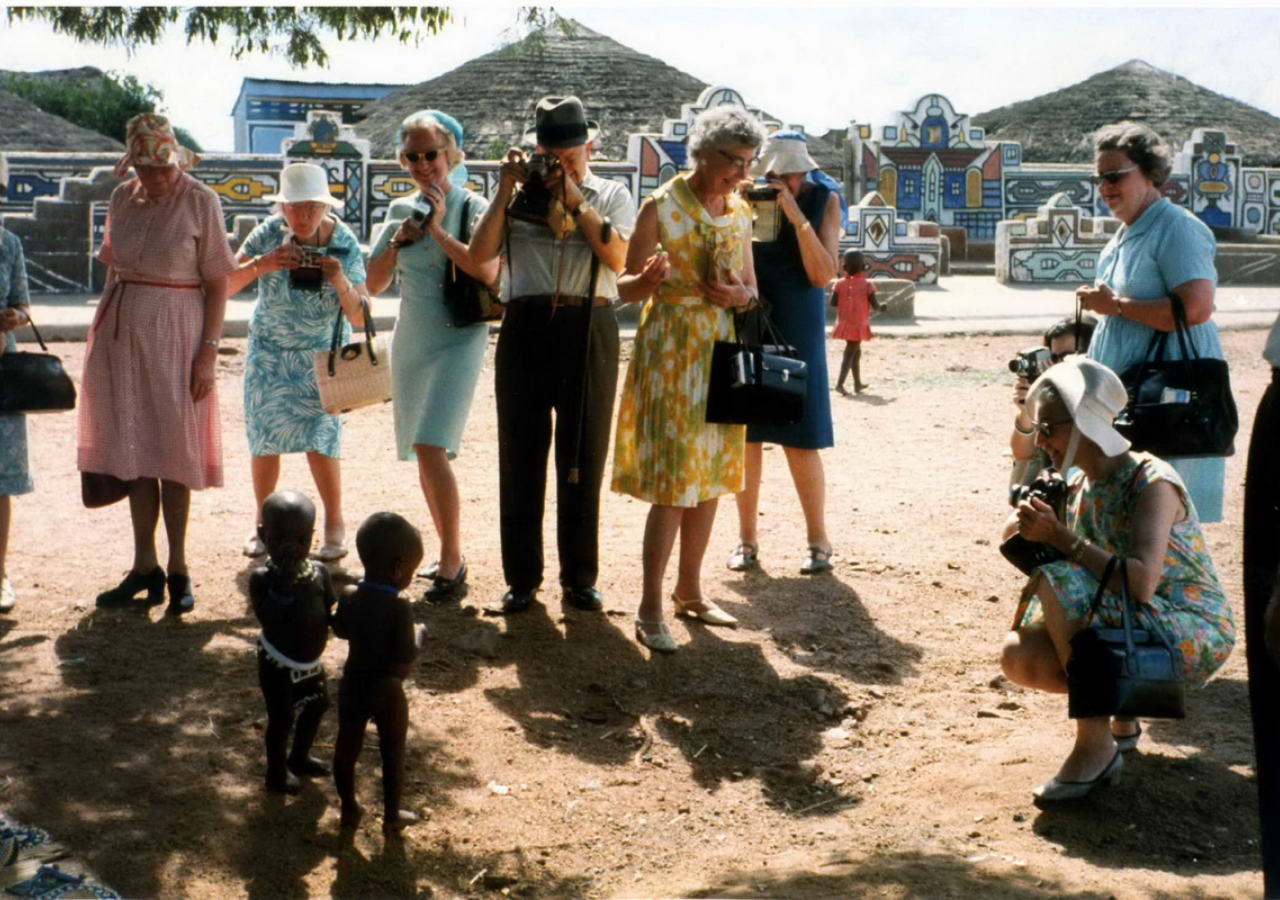
<file: meme/nigger.html>
<html>
<head>
    <style>
       html {
         background: url(1586802125684.jpg) no-repeat center center fixed;
         -webkit-background-size: cover;
         -moz-background-size: cover;
         -o-background-size: cover;
         background-size: cover;
         }
    </style>
</head>
</file>
<file: temp/css/CreateAccount.css>
justify-content: input-fields;
 
.textbox{
	display:block;
}

.label{
	display:block;
}

a.button {
    -webkit-appearance: button;
    -moz-appearance: button;
    appearance: button;

    text-decoration: none;
    color: initial;
}

.Feedback{
	padding-top: 0px;
	border-style: solid;
	padding-top: 100px;
}

.feedbackbox{
	width: 700px;
}
.inputbox{
	width: 40px;
}
.input-fields{
	justify-content: center;
}

.Graph{
	padding-top: 0px;
	border-style: solid;
}

.aParent div {
	padding-top: 0px;
   float: left;
	clear: none;
}
input[type=text] {
	padding: 0;
   height: 25px;
   position: relative;
   left: 0;
   outline: none;
   border: 1px solid #cdcdcd;
   border-color: rgba(0,0,0,.15);
   background-color: white;
   font-size: 16px;
}

.itable-wrapper{
	padding-bottom: 40px;
}

/*table*/
table{
  border-collapse: collapse;
  width: 100%;
}

.blue{
	border:2px solid #1ABC9C;
}

.blue thead{
  background:#1ABC9C;
}

.purple{
  border:2px solid #9B59B6;
}

.purple thead{
  background:#9B59B6;
}

th,td{
  text-align:center;
  padding:5px 0;
}

tbody tr:nth-child(even){
  background:#ECF0F1;
}

tbody tr:hover{
background:#BDC3C7;
  color:#FFFFFF;
}

.fixed{
  top:0;
  position:fixed;
  width:auto;
  display:none;
  border:none;
}

.scrollMore{
  margin-top:600px;
}

.up{
  cursor:pointer;
}
/*table*/
</file>
<file: Copper Questionnaire(backup)/css/Table_Fixed_Column/vendor/perfect-scrollbar/perfect-scrollbar.css>
/*
 * Container style
 */
.ps {
  overflow: hidden !important;
  overflow-anchor: none;
  -ms-overflow-style: none;
  touch-action: auto;
  -ms-touch-action: auto;
}

/*
 * Scrollbar rail styles
 */
.ps__rail-x {
  display: none;
  opacity: 0;
  transition: background-color .2s linear, opacity .2s linear;
  -webkit-transition: background-color .2s linear, opacity .2s linear;
  height: 15px;
  /* there must be 'bottom' or 'top' for ps__rail-x */
  bottom: 0px;
  /* please don't change 'position' */
  position: absolute;
}

.ps__rail-y {
  display: none;
  opacity: 0;
  transition: background-color .2s linear, opacity .2s linear;
  -webkit-transition: background-color .2s linear, opacity .2s linear;
  width: 15px;
  /* there must be 'right' or 'left' for ps__rail-y */
  right: 0;
  /* please don't change 'position' */
  position: absolute;
}

.ps--active-x > .ps__rail-x,
.ps--active-y > .ps__rail-y {
  display: block;
  background-color: transparent;
}

.ps:hover > .ps__rail-x,
.ps:hover > .ps__rail-y,
.ps--focus > .ps__rail-x,
.ps--focus > .ps__rail-y,
.ps--scrolling-x > .ps__rail-x,
.ps--scrolling-y > .ps__rail-y {
  opacity: 0.6;
}

.ps__rail-x:hover,
.ps__rail-y:hover,
.ps__rail-x:focus,
.ps__rail-y:focus {
  background-color: #eee;
  opacity: 0.9;
}

/*
 * Scrollbar thumb styles
 */
.ps__thumb-x {
  background-color: #aaa;
  border-radius: 6px;
  transition: background-color .2s linear, height .2s ease-in-out;
  -webkit-transition: background-color .2s linear, height .2s ease-in-out;
  height: 6px;
  /* there must be 'bottom' for ps__thumb-x */
  bottom: 2px;
  /* please don't change 'position' */
  position: absolute;
}

.ps__thumb-y {
  background-color: #aaa;
  border-radius: 6px;
  transition: background-color .2s linear, width .2s ease-in-out;
  -webkit-transition: background-color .2s linear, width .2s ease-in-out;
  width: 6px;
  /* there must be 'right' for ps__thumb-y */
  right: 2px;
  /* please don't change 'position' */
  position: absolute;
}

.ps__rail-x:hover > .ps__thumb-x,
.ps__rail-x:focus > .ps__thumb-x {
  background-color: #999;
  height: 11px;
}

.ps__rail-y:hover > .ps__thumb-y,
.ps__rail-y:focus > .ps__thumb-y {
  background-color: #999;
  width: 11px;
}

/* MS supports */
@supports (-ms-overflow-style: none) {
  .ps {
    overflow: auto !important;
  }
}

@media screen and (-ms-high-contrast: active), (-ms-high-contrast: none) {
  .ps {
    overflow: auto !important;
  }
}
</file>
<file: Copper Questionnaire(backup)/css/Table_Fixed_Column/css/util.css>
/*[ FONT SIZE ]
///////////////////////////////////////////////////////////
*/
.fs-1 {font-size: 1px;}
.fs-2 {font-size: 2px;}
.fs-3 {font-size: 3px;}
.fs-4 {font-size: 4px;}
.fs-5 {font-size: 5px;}
.fs-6 {font-size: 6px;}
.fs-7 {font-size: 7px;}
.fs-8 {font-size: 8px;}
.fs-9 {font-size: 9px;}
.fs-10 {font-size: 10px;}
.fs-11 {font-size: 11px;}
.fs-12 {font-size: 12px;}
.fs-13 {font-size: 13px;}
.fs-14 {font-size: 14px;}
.fs-15 {font-size: 15px;}
.fs-16 {font-size: 16px;}
.fs-17 {font-size: 17px;}
.fs-18 {font-size: 18px;}
.fs-19 {font-size: 19px;}
.fs-20 {font-size: 20px;}
.fs-21 {font-size: 21px;}
.fs-22 {font-size: 22px;}
.fs-23 {font-size: 23px;}
.fs-24 {font-size: 24px;}
.fs-25 {font-size: 25px;}
.fs-26 {font-size: 26px;}
.fs-27 {font-size: 27px;}
.fs-28 {font-size: 28px;}
.fs-29 {font-size: 29px;}
.fs-30 {font-size: 30px;}
.fs-31 {font-size: 31px;}
.fs-32 {font-size: 32px;}
.fs-33 {font-size: 33px;}
.fs-34 {font-size: 34px;}
.fs-35 {font-size: 35px;}
.fs-36 {font-size: 36px;}
.fs-37 {font-size: 37px;}
.fs-38 {font-size: 38px;}
.fs-39 {font-size: 39px;}
.fs-40 {font-size: 40px;}
.fs-41 {font-size: 41px;}
.fs-42 {font-size: 42px;}
.fs-43 {font-size: 43px;}
.fs-44 {font-size: 44px;}
.fs-45 {font-size: 45px;}
.fs-46 {font-size: 46px;}
.fs-47 {font-size: 47px;}
.fs-48 {font-size: 48px;}
.fs-49 {font-size: 49px;}
.fs-50 {font-size: 50px;}
.fs-51 {font-size: 51px;}
.fs-52 {font-size: 52px;}
.fs-53 {font-size: 53px;}
.fs-54 {font-size: 54px;}
.fs-55 {font-size: 55px;}
.fs-56 {font-size: 56px;}
.fs-57 {font-size: 57px;}
.fs-58 {font-size: 58px;}
.fs-59 {font-size: 59px;}
.fs-60 {font-size: 60px;}
.fs-61 {font-size: 61px;}
.fs-62 {font-size: 62px;}
.fs-63 {font-size: 63px;}
.fs-64 {font-size: 64px;}
.fs-65 {font-size: 65px;}
.fs-66 {font-size: 66px;}
.fs-67 {font-size: 67px;}
.fs-68 {font-size: 68px;}
.fs-69 {font-size: 69px;}
.fs-70 {font-size: 70px;}
.fs-71 {font-size: 71px;}
.fs-72 {font-size: 72px;}
.fs-73 {font-size: 73px;}
.fs-74 {font-size: 74px;}
.fs-75 {font-size: 75px;}
.fs-76 {font-size: 76px;}
.fs-77 {font-size: 77px;}
.fs-78 {font-size: 78px;}
.fs-79 {font-size: 79px;}
.fs-80 {font-size: 80px;}
.fs-81 {font-size: 81px;}
.fs-82 {font-size: 82px;}
.fs-83 {font-size: 83px;}
.fs-84 {font-size: 84px;}
.fs-85 {font-size: 85px;}
.fs-86 {font-size: 86px;}
.fs-87 {font-size: 87px;}
.fs-88 {font-size: 88px;}
.fs-89 {font-size: 89px;}
.fs-90 {font-size: 90px;}
.fs-91 {font-size: 91px;}
.fs-92 {font-size: 92px;}
.fs-93 {font-size: 93px;}
.fs-94 {font-size: 94px;}
.fs-95 {font-size: 95px;}
.fs-96 {font-size: 96px;}
.fs-97 {font-size: 97px;}
.fs-98 {font-size: 98px;}
.fs-99 {font-size: 99px;}
.fs-100 {font-size: 100px;}
.fs-101 {font-size: 101px;}
.fs-102 {font-size: 102px;}
.fs-103 {font-size: 103px;}
.fs-104 {font-size: 104px;}
.fs-105 {font-size: 105px;}
.fs-106 {font-size: 106px;}
.fs-107 {font-size: 107px;}
.fs-108 {font-size: 108px;}
.fs-109 {font-size: 109px;}
.fs-110 {font-size: 110px;}
.fs-111 {font-size: 111px;}
.fs-112 {font-size: 112px;}
.fs-113 {font-size: 113px;}
.fs-114 {font-size: 114px;}
.fs-115 {font-size: 115px;}
.fs-116 {font-size: 116px;}
.fs-117 {font-size: 117px;}
.fs-118 {font-size: 118px;}
.fs-119 {font-size: 119px;}
.fs-120 {font-size: 120px;}
.fs-121 {font-size: 121px;}
.fs-122 {font-size: 122px;}
.fs-123 {font-size: 123px;}
.fs-124 {font-size: 124px;}
.fs-125 {font-size: 125px;}
.fs-126 {font-size: 126px;}
.fs-127 {font-size: 127px;}
.fs-128 {font-size: 128px;}
.fs-129 {font-size: 129px;}
.fs-130 {font-size: 130px;}
.fs-131 {font-size: 131px;}
.fs-132 {font-size: 132px;}
.fs-133 {font-size: 133px;}
.fs-134 {font-size: 134px;}
.fs-135 {font-size: 135px;}
.fs-136 {font-size: 136px;}
.fs-137 {font-size: 137px;}
.fs-138 {font-size: 138px;}
.fs-139 {font-size: 139px;}
.fs-140 {font-size: 140px;}
.fs-141 {font-size: 141px;}
.fs-142 {font-size: 142px;}
.fs-143 {font-size: 143px;}
.fs-144 {font-size: 144px;}
.fs-145 {font-size: 145px;}
.fs-146 {font-size: 146px;}
.fs-147 {font-size: 147px;}
.fs-148 {font-size: 148px;}
.fs-149 {font-size: 149px;}
.fs-150 {font-size: 150px;}
.fs-151 {font-size: 151px;}
.fs-152 {font-size: 152px;}
.fs-153 {font-size: 153px;}
.fs-154 {font-size: 154px;}
.fs-155 {font-size: 155px;}
.fs-156 {font-size: 156px;}
.fs-157 {font-size: 157px;}
.fs-158 {font-size: 158px;}
.fs-159 {font-size: 159px;}
.fs-160 {font-size: 160px;}
.fs-161 {font-size: 161px;}
.fs-162 {font-size: 162px;}
.fs-163 {font-size: 163px;}
.fs-164 {font-size: 164px;}
.fs-165 {font-size: 165px;}
.fs-166 {font-size: 166px;}
.fs-167 {font-size: 167px;}
.fs-168 {font-size: 168px;}
.fs-169 {font-size: 169px;}
.fs-170 {font-size: 170px;}
.fs-171 {font-size: 171px;}
.fs-172 {font-size: 172px;}
.fs-173 {font-size: 173px;}
.fs-174 {font-size: 174px;}
.fs-175 {font-size: 175px;}
.fs-176 {font-size: 176px;}
.fs-177 {font-size: 177px;}
.fs-178 {font-size: 178px;}
.fs-179 {font-size: 179px;}
.fs-180 {font-size: 180px;}
.fs-181 {font-size: 181px;}
.fs-182 {font-size: 182px;}
.fs-183 {font-size: 183px;}
.fs-184 {font-size: 184px;}
.fs-185 {font-size: 185px;}
.fs-186 {font-size: 186px;}
.fs-187 {font-size: 187px;}
.fs-188 {font-size: 188px;}
.fs-189 {font-size: 189px;}
.fs-190 {font-size: 190px;}
.fs-191 {font-size: 191px;}
.fs-192 {font-size: 192px;}
.fs-193 {font-size: 193px;}
.fs-194 {font-size: 194px;}
.fs-195 {font-size: 195px;}
.fs-196 {font-size: 196px;}
.fs-197 {font-size: 197px;}
.fs-198 {font-size: 198px;}
.fs-199 {font-size: 199px;}
.fs-200 {font-size: 200px;}

/*[ PADDING ]
///////////////////////////////////////////////////////////
*/
.p-t-0 {padding-top: 0px;}
.p-t-1 {padding-top: 1px;}
.p-t-2 {padding-top: 2px;}
.p-t-3 {padding-top: 3px;}
.p-t-4 {padding-top: 4px;}
.p-t-5 {padding-top: 5px;}
.p-t-6 {padding-top: 6px;}
.p-t-7 {padding-top: 7px;}
.p-t-8 {padding-top: 8px;}
.p-t-9 {padding-top: 9px;}
.p-t-10 {padding-top: 10px;}
.p-t-11 {padding-top: 11px;}
.p-t-12 {padding-top: 12px;}
.p-t-13 {padding-top: 13px;}
.p-t-14 {padding-top: 14px;}
.p-t-15 {padding-top: 15px;}
.p-t-16 {padding-top: 16px;}
.p-t-17 {padding-top: 17px;}
.p-t-18 {padding-top: 18px;}
.p-t-19 {padding-top: 19px;}
.p-t-20 {padding-top: 20px;}
.p-t-21 {padding-top: 21px;}
.p-t-22 {padding-top: 22px;}
.p-t-23 {padding-top: 23px;}
.p-t-24 {padding-top: 24px;}
.p-t-25 {padding-top: 25px;}
.p-t-26 {padding-top: 26px;}
.p-t-27 {padding-top: 27px;}
.p-t-28 {padding-top: 28px;}
.p-t-29 {padding-top: 29px;}
.p-t-30 {padding-top: 30px;}
.p-t-31 {padding-top: 31px;}
.p-t-32 {padding-top: 32px;}
.p-t-33 {padding-top: 33px;}
.p-t-34 {padding-top: 34px;}
.p-t-35 {padding-top: 35px;}
.p-t-36 {padding-top: 36px;}
.p-t-37 {padding-top: 37px;}
.p-t-38 {padding-top: 38px;}
.p-t-39 {padding-top: 39px;}
.p-t-40 {padding-top: 40px;}
.p-t-41 {padding-top: 41px;}
.p-t-42 {padding-top: 42px;}
.p-t-43 {padding-top: 43px;}
.p-t-44 {padding-top: 44px;}
.p-t-45 {padding-top: 45px;}
.p-t-46 {padding-top: 46px;}
.p-t-47 {padding-top: 47px;}
.p-t-48 {padding-top: 48px;}
.p-t-49 {padding-top: 49px;}
.p-t-50 {padding-top: 50px;}
.p-t-51 {padding-top: 51px;}
.p-t-52 {padding-top: 52px;}
.p-t-53 {padding-top: 53px;}
.p-t-54 {padding-top: 54px;}
.p-t-55 {padding-top: 55px;}
.p-t-56 {padding-top: 56px;}
.p-t-57 {padding-top: 57px;}
.p-t-58 {padding-top: 58px;}
.p-t-59 {padding-top: 59px;}
.p-t-60 {padding-top: 60px;}
.p-t-61 {padding-top: 61px;}
.p-t-62 {padding-top: 62px;}
.p-t-63 {padding-top: 63px;}
.p-t-64 {padding-top: 64px;}
.p-t-65 {padding-top: 65px;}
.p-t-66 {padding-top: 66px;}
.p-t-67 {padding-top: 67px;}
.p-t-68 {padding-top: 68px;}
.p-t-69 {padding-top: 69px;}
.p-t-70 {padding-top: 70px;}
.p-t-71 {padding-top: 71px;}
.p-t-72 {padding-top: 72px;}
.p-t-73 {padding-top: 73px;}
.p-t-74 {padding-top: 74px;}
.p-t-75 {padding-top: 75px;}
.p-t-76 {padding-top: 76px;}
.p-t-77 {padding-top: 77px;}
.p-t-78 {padding-top: 78px;}
.p-t-79 {padding-top: 79px;}
.p-t-80 {padding-top: 80px;}
.p-t-81 {padding-top: 81px;}
.p-t-82 {padding-top: 82px;}
.p-t-83 {padding-top: 83px;}
.p-t-84 {padding-top: 84px;}
.p-t-85 {padding-top: 85px;}
.p-t-86 {padding-top: 86px;}
.p-t-87 {padding-top: 87px;}
.p-t-88 {padding-top: 88px;}
.p-t-89 {padding-top: 89px;}
.p-t-90 {padding-top: 90px;}
.p-t-91 {padding-top: 91px;}
.p-t-92 {padding-top: 92px;}
.p-t-93 {padding-top: 93px;}
.p-t-94 {padding-top: 94px;}
.p-t-95 {padding-top: 95px;}
.p-t-96 {padding-top: 96px;}
.p-t-97 {padding-top: 97px;}
.p-t-98 {padding-top: 98px;}
.p-t-99 {padding-top: 99px;}
.p-t-100 {padding-top: 100px;}
.p-t-101 {padding-top: 101px;}
.p-t-102 {padding-top: 102px;}
.p-t-103 {padding-top: 103px;}
.p-t-104 {padding-top: 104px;}
.p-t-105 {padding-top: 105px;}
.p-t-106 {padding-top: 106px;}
.p-t-107 {padding-top: 107px;}
.p-t-108 {padding-top: 108px;}
.p-t-109 {padding-top: 109px;}
.p-t-110 {padding-top: 110px;}
.p-t-111 {padding-top: 111px;}
.p-t-112 {padding-top: 112px;}
.p-t-113 {padding-top: 113px;}
.p-t-114 {padding-top: 114px;}
.p-t-115 {padding-top: 115px;}
.p-t-116 {padding-top: 116px;}
.p-t-117 {padding-top: 117px;}
.p-t-118 {padding-top: 118px;}
.p-t-119 {padding-top: 119px;}
.p-t-120 {padding-top: 120px;}
.p-t-121 {padding-top: 121px;}
.p-t-122 {padding-top: 122px;}
.p-t-123 {padding-top: 123px;}
.p-t-124 {padding-top: 124px;}
.p-t-125 {padding-top: 125px;}
.p-t-126 {padding-top: 126px;}
.p-t-127 {padding-top: 127px;}
.p-t-128 {padding-top: 128px;}
.p-t-129 {padding-top: 129px;}
.p-t-130 {padding-top: 130px;}
.p-t-131 {padding-top: 131px;}
.p-t-132 {padding-top: 132px;}
.p-t-133 {padding-top: 133px;}
.p-t-134 {padding-top: 134px;}
.p-t-135 {padding-top: 135px;}
.p-t-136 {padding-top: 136px;}
.p-t-137 {padding-top: 137px;}
.p-t-138 {padding-top: 138px;}
.p-t-139 {padding-top: 139px;}
.p-t-140 {padding-top: 140px;}
.p-t-141 {padding-top: 141px;}
.p-t-142 {padding-top: 142px;}
.p-t-143 {padding-top: 143px;}
.p-t-144 {padding-top: 144px;}
.p-t-145 {padding-top: 145px;}
.p-t-146 {padding-top: 146px;}
.p-t-147 {padding-top: 147px;}
.p-t-148 {padding-top: 148px;}
.p-t-149 {padding-top: 149px;}
.p-t-150 {padding-top: 150px;}
.p-t-151 {padding-top: 151px;}
.p-t-152 {padding-top: 152px;}
.p-t-153 {padding-top: 153px;}
.p-t-154 {padding-top: 154px;}
.p-t-155 {padding-top: 155px;}
.p-t-156 {padding-top: 156px;}
.p-t-157 {padding-top: 157px;}
.p-t-158 {padding-top: 158px;}
.p-t-159 {padding-top: 159px;}
.p-t-160 {padding-top: 160px;}
.p-t-161 {padding-top: 161px;}
.p-t-162 {padding-top: 162px;}
.p-t-163 {padding-top: 163px;}
.p-t-164 {padding-top: 164px;}
.p-t-165 {padding-top: 165px;}
.p-t-166 {padding-top: 166px;}
.p-t-167 {padding-top: 167px;}
.p-t-168 {padding-top: 168px;}
.p-t-169 {padding-top: 169px;}
.p-t-170 {padding-top: 170px;}
.p-t-171 {padding-top: 171px;}
.p-t-172 {padding-top: 172px;}
.p-t-173 {padding-top: 173px;}
.p-t-174 {padding-top: 174px;}
.p-t-175 {padding-top: 175px;}
.p-t-176 {padding-top: 176px;}
.p-t-177 {padding-top: 177px;}
.p-t-178 {padding-top: 178px;}
.p-t-179 {padding-top: 179px;}
.p-t-180 {padding-top: 180px;}
.p-t-181 {padding-top: 181px;}
.p-t-182 {padding-top: 182px;}
.p-t-183 {padding-top: 183px;}
.p-t-184 {padding-top: 184px;}
.p-t-185 {padding-top: 185px;}
.p-t-186 {padding-top: 186px;}
.p-t-187 {padding-top: 187px;}
.p-t-188 {padding-top: 188px;}
.p-t-189 {padding-top: 189px;}
.p-t-190 {padding-top: 190px;}
.p-t-191 {padding-top: 191px;}
.p-t-192 {padding-top: 192px;}
.p-t-193 {padding-top: 193px;}
.p-t-194 {padding-top: 194px;}
.p-t-195 {padding-top: 195px;}
.p-t-196 {padding-top: 196px;}
.p-t-197 {padding-top: 197px;}
.p-t-198 {padding-top: 198px;}
.p-t-199 {padding-top: 199px;}
.p-t-200 {padding-top: 200px;}
.p-t-201 {padding-top: 201px;}
.p-t-202 {padding-top: 202px;}
.p-t-203 {padding-top: 203px;}
.p-t-204 {padding-top: 204px;}
.p-t-205 {padding-top: 205px;}
.p-t-206 {padding-top: 206px;}
.p-t-207 {padding-top: 207px;}
.p-t-208 {padding-top: 208px;}
.p-t-209 {padding-top: 209px;}
.p-t-210 {padding-top: 210px;}
.p-t-211 {padding-top: 211px;}
.p-t-212 {padding-top: 212px;}
.p-t-213 {padding-top: 213px;}
.p-t-214 {padding-top: 214px;}
.p-t-215 {padding-top: 215px;}
.p-t-216 {padding-top: 216px;}
.p-t-217 {padding-top: 217px;}
.p-t-218 {padding-top: 218px;}
.p-t-219 {padding-top: 219px;}
.p-t-220 {padding-top: 220px;}
.p-t-221 {padding-top: 221px;}
.p-t-222 {padding-top: 222px;}
.p-t-223 {padding-top: 223px;}
.p-t-224 {padding-top: 224px;}
.p-t-225 {padding-top: 225px;}
.p-t-226 {padding-top: 226px;}
.p-t-227 {padding-top: 227px;}
.p-t-228 {padding-top: 228px;}
.p-t-229 {padding-top: 229px;}
.p-t-230 {padding-top: 230px;}
.p-t-231 {padding-top: 231px;}
.p-t-232 {padding-top: 232px;}
.p-t-233 {padding-top: 233px;}
.p-t-234 {padding-top: 234px;}
.p-t-235 {padding-top: 235px;}
.p-t-236 {padding-top: 236px;}
.p-t-237 {padding-top: 237px;}
.p-t-238 {padding-top: 238px;}
.p-t-239 {padding-top: 239px;}
.p-t-240 {padding-top: 240px;}
.p-t-241 {padding-top: 241px;}
.p-t-242 {padding-top: 242px;}
.p-t-243 {padding-top: 243px;}
.p-t-244 {padding-top: 244px;}
.p-t-245 {padding-top: 245px;}
.p-t-246 {padding-top: 246px;}
.p-t-247 {padding-top: 247px;}
.p-t-248 {padding-top: 248px;}
.p-t-249 {padding-top: 249px;}
.p-t-250 {padding-top: 250px;}
.p-b-0 {padding-bottom: 0px;}
.p-b-1 {padding-bottom: 1px;}
.p-b-2 {padding-bottom: 2px;}
.p-b-3 {padding-bottom: 3px;}
.p-b-4 {padding-bottom: 4px;}
.p-b-5 {padding-bottom: 5px;}
.p-b-6 {padding-bottom: 6px;}
.p-b-7 {padding-bottom: 7px;}
.p-b-8 {padding-bottom: 8px;}
.p-b-9 {padding-bottom: 9px;}
.p-b-10 {padding-bottom: 10px;}
.p-b-11 {padding-bottom: 11px;}
.p-b-12 {padding-bottom: 12px;}
.p-b-13 {padding-bottom: 13px;}
.p-b-14 {padding-bottom: 14px;}
.p-b-15 {padding-bottom: 15px;}
.p-b-16 {padding-bottom: 16px;}
.p-b-17 {padding-bottom: 17px;}
.p-b-18 {padding-bottom: 18px;}
.p-b-19 {padding-bottom: 19px;}
.p-b-20 {padding-bottom: 20px;}
.p-b-21 {padding-bottom: 21px;}
.p-b-22 {padding-bottom: 22px;}
.p-b-23 {padding-bottom: 23px;}
.p-b-24 {padding-bottom: 24px;}
.p-b-25 {padding-bottom: 25px;}
.p-b-26 {padding-bottom: 26px;}
.p-b-27 {padding-bottom: 27px;}
.p-b-28 {padding-bottom: 28px;}
.p-b-29 {padding-bottom: 29px;}
.p-b-30 {padding-bottom: 30px;}
.p-b-31 {padding-bottom: 31px;}
.p-b-32 {padding-bottom: 32px;}
.p-b-33 {padding-bottom: 33px;}
.p-b-34 {padding-bottom: 34px;}
.p-b-35 {padding-bottom: 35px;}
.p-b-36 {padding-bottom: 36px;}
.p-b-37 {padding-bottom: 37px;}
.p-b-38 {padding-bottom: 38px;}
.p-b-39 {padding-bottom: 39px;}
.p-b-40 {padding-bottom: 40px;}
.p-b-41 {padding-bottom: 41px;}
.p-b-42 {padding-bottom: 42px;}
.p-b-43 {padding-bottom: 43px;}
.p-b-44 {padding-bottom: 44px;}
.p-b-45 {padding-bottom: 45px;}
.p-b-46 {padding-bottom: 46px;}
.p-b-47 {padding-bottom: 47px;}
.p-b-48 {padding-bottom: 48px;}
.p-b-49 {padding-bottom: 49px;}
.p-b-50 {padding-bottom: 50px;}
.p-b-51 {padding-bottom: 51px;}
.p-b-52 {padding-bottom: 52px;}
.p-b-53 {padding-bottom: 53px;}
.p-b-54 {padding-bottom: 54px;}
.p-b-55 {padding-bottom: 55px;}
.p-b-56 {padding-bottom: 56px;}
.p-b-57 {padding-bottom: 57px;}
.p-b-58 {padding-bottom: 58px;}
.p-b-59 {padding-bottom: 59px;}
.p-b-60 {padding-bottom: 60px;}
.p-b-61 {padding-bottom: 61px;}
.p-b-62 {padding-bottom: 62px;}
.p-b-63 {padding-bottom: 63px;}
.p-b-64 {padding-bottom: 64px;}
.p-b-65 {padding-bottom: 65px;}
.p-b-66 {padding-bottom: 66px;}
.p-b-67 {padding-bottom: 67px;}
.p-b-68 {padding-bottom: 68px;}
.p-b-69 {padding-bottom: 69px;}
.p-b-70 {padding-bottom: 70px;}
.p-b-71 {padding-bottom: 71px;}
.p-b-72 {padding-bottom: 72px;}
.p-b-73 {padding-bottom: 73px;}
.p-b-74 {padding-bottom: 74px;}
.p-b-75 {padding-bottom: 75px;}
.p-b-76 {padding-bottom: 76px;}
.p-b-77 {padding-bottom: 77px;}
.p-b-78 {padding-bottom: 78px;}
.p-b-79 {padding-bottom: 79px;}
.p-b-80 {padding-bottom: 80px;}
.p-b-81 {padding-bottom: 81px;}
.p-b-82 {padding-bottom: 82px;}
.p-b-83 {padding-bottom: 83px;}
.p-b-84 {padding-bottom: 84px;}
.p-b-85 {padding-bottom: 85px;}
.p-b-86 {padding-bottom: 86px;}
.p-b-87 {padding-bottom: 87px;}
.p-b-88 {padding-bottom: 88px;}
.p-b-89 {padding-bottom: 89px;}
.p-b-90 {padding-bottom: 90px;}
.p-b-91 {padding-bottom: 91px;}
.p-b-92 {padding-bottom: 92px;}
.p-b-93 {padding-bottom: 93px;}
.p-b-94 {padding-bottom: 94px;}
.p-b-95 {padding-bottom: 95px;}
.p-b-96 {padding-bottom: 96px;}
.p-b-97 {padding-bottom: 97px;}
.p-b-98 {padding-bottom: 98px;}
.p-b-99 {padding-bottom: 99px;}
.p-b-100 {padding-bottom: 100px;}
.p-b-101 {padding-bottom: 101px;}
.p-b-102 {padding-bottom: 102px;}
.p-b-103 {padding-bottom: 103px;}
.p-b-104 {padding-bottom: 104px;}
.p-b-105 {padding-bottom: 105px;}
.p-b-106 {padding-bottom: 106px;}
.p-b-107 {padding-bottom: 107px;}
.p-b-108 {padding-bottom: 108px;}
.p-b-109 {padding-bottom: 109px;}
.p-b-110 {padding-bottom: 110px;}
.p-b-111 {padding-bottom: 111px;}
.p-b-112 {padding-bottom: 112px;}
.p-b-113 {padding-bottom: 113px;}
.p-b-114 {padding-bottom: 114px;}
.p-b-115 {padding-bottom: 115px;}
.p-b-116 {padding-bottom: 116px;}
.p-b-117 {padding-bottom: 117px;}
.p-b-118 {padding-bottom: 118px;}
.p-b-119 {padding-bottom: 119px;}
.p-b-120 {padding-bottom: 120px;}
.p-b-121 {padding-bottom: 121px;}
.p-b-122 {padding-bottom: 122px;}
.p-b-123 {padding-bottom: 123px;}
.p-b-124 {padding-bottom: 124px;}
.p-b-125 {padding-bottom: 125px;}
.p-b-126 {padding-bottom: 126px;}
.p-b-127 {padding-bottom: 127px;}
.p-b-128 {padding-bottom: 128px;}
.p-b-129 {padding-bottom: 129px;}
.p-b-130 {padding-bottom: 130px;}
.p-b-131 {padding-bottom: 131px;}
.p-b-132 {padding-bottom: 132px;}
.p-b-133 {padding-bottom: 133px;}
.p-b-134 {padding-bottom: 134px;}
.p-b-135 {padding-bottom: 135px;}
.p-b-136 {padding-bottom: 136px;}
.p-b-137 {padding-bottom: 137px;}
.p-b-138 {padding-bottom: 138px;}
.p-b-139 {padding-bottom: 139px;}
.p-b-140 {padding-bottom: 140px;}
.p-b-141 {padding-bottom: 141px;}
.p-b-142 {padding-bottom: 142px;}
.p-b-143 {padding-bottom: 143px;}
.p-b-144 {padding-bottom: 144px;}
.p-b-145 {padding-bottom: 145px;}
.p-b-146 {padding-bottom: 146px;}
.p-b-147 {padding-bottom: 147px;}
.p-b-148 {padding-bottom: 148px;}
.p-b-149 {padding-bottom: 149px;}
.p-b-150 {padding-bottom: 150px;}
.p-b-151 {padding-bottom: 151px;}
.p-b-152 {padding-bottom: 152px;}
.p-b-153 {padding-bottom: 153px;}
.p-b-154 {padding-bottom: 154px;}
.p-b-155 {padding-bottom: 155px;}
.p-b-156 {padding-bottom: 156px;}
.p-b-157 {padding-bottom: 157px;}
.p-b-158 {padding-bottom: 158px;}
.p-b-159 {padding-bottom: 159px;}
.p-b-160 {padding-bottom: 160px;}
.p-b-161 {padding-bottom: 161px;}
.p-b-162 {padding-bottom: 162px;}
.p-b-163 {padding-bottom: 163px;}
.p-b-164 {padding-bottom: 164px;}
.p-b-165 {padding-bottom: 165px;}
.p-b-166 {padding-bottom: 166px;}
.p-b-167 {padding-bottom: 167px;}
.p-b-168 {padding-bottom: 168px;}
.p-b-169 {padding-bottom: 169px;}
.p-b-170 {padding-bottom: 170px;}
.p-b-171 {padding-bottom: 171px;}
.p-b-172 {padding-bottom: 172px;}
.p-b-173 {padding-bottom: 173px;}
.p-b-174 {padding-bottom: 174px;}
.p-b-175 {padding-bottom: 175px;}
.p-b-176 {padding-bottom: 176px;}
.p-b-177 {padding-bottom: 177px;}
.p-b-178 {padding-bottom: 178px;}
.p-b-179 {padding-bottom: 179px;}
.p-b-180 {padding-bottom: 180px;}
.p-b-181 {padding-bottom: 181px;}
.p-b-182 {padding-bottom: 182px;}
.p-b-183 {padding-bottom: 183px;}
.p-b-184 {padding-bottom: 184px;}
.p-b-185 {padding-bottom: 185px;}
.p-b-186 {padding-bottom: 186px;}
.p-b-187 {padding-bottom: 187px;}
.p-b-188 {padding-bottom: 188px;}
.p-b-189 {padding-bottom: 189px;}
.p-b-190 {padding-bottom: 190px;}
.p-b-191 {padding-bottom: 191px;}
.p-b-192 {padding-bottom: 192px;}
.p-b-193 {padding-bottom: 193px;}
.p-b-194 {padding-bottom: 194px;}
.p-b-195 {padding-bottom: 195px;}
.p-b-196 {padding-bottom: 196px;}
.p-b-197 {padding-bottom: 197px;}
.p-b-198 {padding-bottom: 198px;}
.p-b-199 {padding-bottom: 199px;}
.p-b-200 {padding-bottom: 200px;}
.p-b-201 {padding-bottom: 201px;}
.p-b-202 {padding-bottom: 202px;}
.p-b-203 {padding-bottom: 203px;}
.p-b-204 {padding-bottom: 204px;}
.p-b-205 {padding-bottom: 205px;}
.p-b-206 {padding-bottom: 206px;}
.p-b-207 {padding-bottom: 207px;}
.p-b-208 {padding-bottom: 208px;}
.p-b-209 {padding-bottom: 209px;}
.p-b-210 {padding-bottom: 210px;}
.p-b-211 {padding-bottom: 211px;}
.p-b-212 {padding-bottom: 212px;}
.p-b-213 {padding-bottom: 213px;}
.p-b-214 {padding-bottom: 214px;}
.p-b-215 {padding-bottom: 215px;}
.p-b-216 {padding-bottom: 216px;}
.p-b-217 {padding-bottom: 217px;}
.p-b-218 {padding-bottom: 218px;}
.p-b-219 {padding-bottom: 219px;}
.p-b-220 {padding-bottom: 220px;}
.p-b-221 {padding-bottom: 221px;}
.p-b-222 {padding-bottom: 222px;}
.p-b-223 {padding-bottom: 223px;}
.p-b-224 {padding-bottom: 224px;}
.p-b-225 {padding-bottom: 225px;}
.p-b-226 {padding-bottom: 226px;}
.p-b-227 {padding-bottom: 227px;}
.p-b-228 {padding-bottom: 228px;}
.p-b-229 {padding-bottom: 229px;}
.p-b-230 {padding-bottom: 230px;}
.p-b-231 {padding-bottom: 231px;}
.p-b-232 {padding-bottom: 232px;}
.p-b-233 {padding-bottom: 233px;}
.p-b-234 {padding-bottom: 234px;}
.p-b-235 {padding-bottom: 235px;}
.p-b-236 {padding-bottom: 236px;}
.p-b-237 {padding-bottom: 237px;}
.p-b-238 {padding-bottom: 238px;}
.p-b-239 {padding-bottom: 239px;}
.p-b-240 {padding-bottom: 240px;}
.p-b-241 {padding-bottom: 241px;}
.p-b-242 {padding-bottom: 242px;}
.p-b-243 {padding-bottom: 243px;}
.p-b-244 {padding-bottom: 244px;}
.p-b-245 {padding-bottom: 245px;}
.p-b-246 {padding-bottom: 246px;}
.p-b-247 {padding-bottom: 247px;}
.p-b-248 {padding-bottom: 248px;}
.p-b-249 {padding-bottom: 249px;}
.p-b-250 {padding-bottom: 250px;}
.p-l-0 {padding-left: 0px;}
.p-l-1 {padding-left: 1px;}
.p-l-2 {padding-left: 2px;}
.p-l-3 {padding-left: 3px;}
.p-l-4 {padding-left: 4px;}
.p-l-5 {padding-left: 5px;}
.p-l-6 {padding-left: 6px;}
.p-l-7 {padding-left: 7px;}
.p-l-8 {padding-left: 8px;}
.p-l-9 {padding-left: 9px;}
.p-l-10 {padding-left: 10px;}
.p-l-11 {padding-left: 11px;}
.p-l-12 {padding-left: 12px;}
.p-l-13 {padding-left: 13px;}
.p-l-14 {padding-left: 14px;}
.p-l-15 {padding-left: 15px;}
.p-l-16 {padding-left: 16px;}
.p-l-17 {padding-left: 17px;}
.p-l-18 {padding-left: 18px;}
.p-l-19 {padding-left: 19px;}
.p-l-20 {padding-left: 20px;}
.p-l-21 {padding-left: 21px;}
.p-l-22 {padding-left: 22px;}
.p-l-23 {padding-left: 23px;}
.p-l-24 {padding-left: 24px;}
.p-l-25 {padding-left: 25px;}
.p-l-26 {padding-left: 26px;}
.p-l-27 {padding-left: 27px;}
.p-l-28 {padding-left: 28px;}
.p-l-29 {padding-left: 29px;}
.p-l-30 {padding-left: 30px;}
.p-l-31 {padding-left: 31px;}
.p-l-32 {padding-left: 32px;}
.p-l-33 {padding-left: 33px;}
.p-l-34 {padding-left: 34px;}
.p-l-35 {padding-left: 35px;}
.p-l-36 {padding-left: 36px;}
.p-l-37 {padding-left: 37px;}
.p-l-38 {padding-left: 38px;}
.p-l-39 {padding-left: 39px;}
.p-l-40 {padding-left: 40px;}
.p-l-41 {padding-left: 41px;}
.p-l-42 {padding-left: 42px;}
.p-l-43 {padding-left: 43px;}
.p-l-44 {padding-left: 44px;}
.p-l-45 {padding-left: 45px;}
.p-l-46 {padding-left: 46px;}
.p-l-47 {padding-left: 47px;}
.p-l-48 {padding-left: 48px;}
.p-l-49 {padding-left: 49px;}
.p-l-50 {padding-left: 50px;}
.p-l-51 {padding-left: 51px;}
.p-l-52 {padding-left: 52px;}
.p-l-53 {padding-left: 53px;}
.p-l-54 {padding-left: 54px;}
.p-l-55 {padding-left: 55px;}
.p-l-56 {padding-left: 56px;}
.p-l-57 {padding-left: 57px;}
.p-l-58 {padding-left: 58px;}
.p-l-59 {padding-left: 59px;}
.p-l-60 {padding-left: 60px;}
.p-l-61 {padding-left: 61px;}
.p-l-62 {padding-left: 62px;}
.p-l-63 {padding-left: 63px;}
.p-l-64 {padding-left: 64px;}
.p-l-65 {padding-left: 65px;}
.p-l-66 {padding-left: 66px;}
.p-l-67 {padding-left: 67px;}
.p-l-68 {padding-left: 68px;}
.p-l-69 {padding-left: 69px;}
.p-l-70 {padding-left: 70px;}
.p-l-71 {padding-left: 71px;}
.p-l-72 {padding-left: 72px;}
.p-l-73 {padding-left: 73px;}
.p-l-74 {padding-left: 74px;}
.p-l-75 {padding-left: 75px;}
.p-l-76 {padding-left: 76px;}
.p-l-77 {padding-left: 77px;}
.p-l-78 {padding-left: 78px;}
.p-l-79 {padding-left: 79px;}
.p-l-80 {padding-left: 80px;}
.p-l-81 {padding-left: 81px;}
.p-l-82 {padding-left: 82px;}
.p-l-83 {padding-left: 83px;}
.p-l-84 {padding-left: 84px;}
.p-l-85 {padding-left: 85px;}
.p-l-86 {padding-left: 86px;}
.p-l-87 {padding-left: 87px;}
.p-l-88 {padding-left: 88px;}
.p-l-89 {padding-left: 89px;}
.p-l-90 {padding-left: 90px;}
.p-l-91 {padding-left: 91px;}
.p-l-92 {padding-left: 92px;}
.p-l-93 {padding-left: 93px;}
.p-l-94 {padding-left: 94px;}
.p-l-95 {padding-left: 95px;}
.p-l-96 {padding-left: 96px;}
.p-l-97 {padding-left: 97px;}
.p-l-98 {padding-left: 98px;}
.p-l-99 {padding-left: 99px;}
.p-l-100 {padding-left: 100px;}
.p-l-101 {padding-left: 101px;}
.p-l-102 {padding-left: 102px;}
.p-l-103 {padding-left: 103px;}
.p-l-104 {padding-left: 104px;}
.p-l-105 {padding-left: 105px;}
.p-l-106 {padding-left: 106px;}
.p-l-107 {padding-left: 107px;}
.p-l-108 {padding-left: 108px;}
.p-l-109 {padding-left: 109px;}
.p-l-110 {padding-left: 110px;}
.p-l-111 {padding-left: 111px;}
.p-l-112 {padding-left: 112px;}
.p-l-113 {padding-left: 113px;}
.p-l-114 {padding-left: 114px;}
.p-l-115 {padding-left: 115px;}
.p-l-116 {padding-left: 116px;}
.p-l-117 {padding-left: 117px;}
.p-l-118 {padding-left: 118px;}
.p-l-119 {padding-left: 119px;}
.p-l-120 {padding-left: 120px;}
.p-l-121 {padding-left: 121px;}
.p-l-122 {padding-left: 122px;}
.p-l-123 {padding-left: 123px;}
.p-l-124 {padding-left: 124px;}
.p-l-125 {padding-left: 125px;}
.p-l-126 {padding-left: 126px;}
.p-l-127 {padding-left: 127px;}
.p-l-128 {padding-left: 128px;}
.p-l-129 {padding-left: 129px;}
.p-l-130 {padding-left: 130px;}
.p-l-131 {padding-left: 131px;}
.p-l-132 {padding-left: 132px;}
.p-l-133 {padding-left: 133px;}
.p-l-134 {padding-left: 134px;}
.p-l-135 {padding-left: 135px;}
.p-l-136 {padding-left: 136px;}
.p-l-137 {padding-left: 137px;}
.p-l-138 {padding-left: 138px;}
.p-l-139 {padding-left: 139px;}
.p-l-140 {padding-left: 140px;}
.p-l-141 {padding-left: 141px;}
.p-l-142 {padding-left: 142px;}
.p-l-143 {padding-left: 143px;}
.p-l-144 {padding-left: 144px;}
.p-l-145 {padding-left: 145px;}
.p-l-146 {padding-left: 146px;}
.p-l-147 {padding-left: 147px;}
.p-l-148 {padding-left: 148px;}
.p-l-149 {padding-left: 149px;}
.p-l-150 {padding-left: 150px;}
.p-l-151 {padding-left: 151px;}
.p-l-152 {padding-left: 152px;}
.p-l-153 {padding-left: 153px;}
.p-l-154 {padding-left: 154px;}
.p-l-155 {padding-left: 155px;}
.p-l-156 {padding-left: 156px;}
.p-l-157 {padding-left: 157px;}
.p-l-158 {padding-left: 158px;}
.p-l-159 {padding-left: 159px;}
.p-l-160 {padding-left: 160px;}
.p-l-161 {padding-left: 161px;}
.p-l-162 {padding-left: 162px;}
.p-l-163 {padding-left: 163px;}
.p-l-164 {padding-left: 164px;}
.p-l-165 {padding-left: 165px;}
.p-l-166 {padding-left: 166px;}
.p-l-167 {padding-left: 167px;}
.p-l-168 {padding-left: 168px;}
.p-l-169 {padding-left: 169px;}
.p-l-170 {padding-left: 170px;}
.p-l-171 {padding-left: 171px;}
.p-l-172 {padding-left: 172px;}
.p-l-173 {padding-left: 173px;}
.p-l-174 {padding-left: 174px;}
.p-l-175 {padding-left: 175px;}
.p-l-176 {padding-left: 176px;}
.p-l-177 {padding-left: 177px;}
.p-l-178 {padding-left: 178px;}
.p-l-179 {padding-left: 179px;}
.p-l-180 {padding-left: 180px;}
.p-l-181 {padding-left: 181px;}
.p-l-182 {padding-left: 182px;}
.p-l-183 {padding-left: 183px;}
.p-l-184 {padding-left: 184px;}
.p-l-185 {padding-left: 185px;}
.p-l-186 {padding-left: 186px;}
.p-l-187 {padding-left: 187px;}
.p-l-188 {padding-left: 188px;}
.p-l-189 {padding-left: 189px;}
.p-l-190 {padding-left: 190px;}
.p-l-191 {padding-left: 191px;}
.p-l-192 {padding-left: 192px;}
.p-l-193 {padding-left: 193px;}
.p-l-194 {padding-left: 194px;}
.p-l-195 {padding-left: 195px;}
.p-l-196 {padding-left: 196px;}
.p-l-197 {padding-left: 197px;}
.p-l-198 {padding-left: 198px;}
.p-l-199 {padding-left: 199px;}
.p-l-200 {padding-left: 200px;}
.p-l-201 {padding-left: 201px;}
.p-l-202 {padding-left: 202px;}
.p-l-203 {padding-left: 203px;}
.p-l-204 {padding-left: 204px;}
.p-l-205 {padding-left: 205px;}
.p-l-206 {padding-left: 206px;}
.p-l-207 {padding-left: 207px;}
.p-l-208 {padding-left: 208px;}
.p-l-209 {padding-left: 209px;}
.p-l-210 {padding-left: 210px;}
.p-l-211 {padding-left: 211px;}
.p-l-212 {padding-left: 212px;}
.p-l-213 {padding-left: 213px;}
.p-l-214 {padding-left: 214px;}
.p-l-215 {padding-left: 215px;}
.p-l-216 {padding-left: 216px;}
.p-l-217 {padding-left: 217px;}
.p-l-218 {padding-left: 218px;}
.p-l-219 {padding-left: 219px;}
.p-l-220 {padding-left: 220px;}
.p-l-221 {padding-left: 221px;}
.p-l-222 {padding-left: 222px;}
.p-l-223 {padding-left: 223px;}
.p-l-224 {padding-left: 224px;}
.p-l-225 {padding-left: 225px;}
.p-l-226 {padding-left: 226px;}
.p-l-227 {padding-left: 227px;}
.p-l-228 {padding-left: 228px;}
.p-l-229 {padding-left: 229px;}
.p-l-230 {padding-left: 230px;}
.p-l-231 {padding-left: 231px;}
.p-l-232 {padding-left: 232px;}
.p-l-233 {padding-left: 233px;}
.p-l-234 {padding-left: 234px;}
.p-l-235 {padding-left: 235px;}
.p-l-236 {padding-left: 236px;}
.p-l-237 {padding-left: 237px;}
.p-l-238 {padding-left: 238px;}
.p-l-239 {padding-left: 239px;}
.p-l-240 {padding-left: 240px;}
.p-l-241 {padding-left: 241px;}
.p-l-242 {padding-left: 242px;}
.p-l-243 {padding-left: 243px;}
.p-l-244 {padding-left: 244px;}
.p-l-245 {padding-left: 245px;}
.p-l-246 {padding-left: 246px;}
.p-l-247 {padding-left: 247px;}
.p-l-248 {padding-left: 248px;}
.p-l-249 {padding-left: 249px;}
.p-l-250 {padding-left: 250px;}
.p-r-0 {padding-right: 0px;}
.p-r-1 {padding-right: 1px;}
.p-r-2 {padding-right: 2px;}
.p-r-3 {padding-right: 3px;}
.p-r-4 {padding-right: 4px;}
.p-r-5 {padding-right: 5px;}
.p-r-6 {padding-right: 6px;}
.p-r-7 {padding-right: 7px;}
.p-r-8 {padding-right: 8px;}
.p-r-9 {padding-right: 9px;}
.p-r-10 {padding-right: 10px;}
.p-r-11 {padding-right: 11px;}
.p-r-12 {padding-right: 12px;}
.p-r-13 {padding-right: 13px;}
.p-r-14 {padding-right: 14px;}
.p-r-15 {padding-right: 15px;}
.p-r-16 {padding-right: 16px;}
.p-r-17 {padding-right: 17px;}
.p-r-18 {padding-right: 18px;}
.p-r-19 {padding-right: 19px;}
.p-r-20 {padding-right: 20px;}
.p-r-21 {padding-right: 21px;}
.p-r-22 {padding-right: 22px;}
.p-r-23 {padding-right: 23px;}
.p-r-24 {padding-right: 24px;}
.p-r-25 {padding-right: 25px;}
.p-r-26 {padding-right: 26px;}
.p-r-27 {padding-right: 27px;}
.p-r-28 {padding-right: 28px;}
.p-r-29 {padding-right: 29px;}
.p-r-30 {padding-right: 30px;}
.p-r-31 {padding-right: 31px;}
.p-r-32 {padding-right: 32px;}
.p-r-33 {padding-right: 33px;}
.p-r-34 {padding-right: 34px;}
.p-r-35 {padding-right: 35px;}
.p-r-36 {padding-right: 36px;}
.p-r-37 {padding-right: 37px;}
.p-r-38 {padding-right: 38px;}
.p-r-39 {padding-right: 39px;}
.p-r-40 {padding-right: 40px;}
.p-r-41 {padding-right: 41px;}
.p-r-42 {padding-right: 42px;}
.p-r-43 {padding-right: 43px;}
.p-r-44 {padding-right: 44px;}
.p-r-45 {padding-right: 45px;}
.p-r-46 {padding-right: 46px;}
.p-r-47 {padding-right: 47px;}
.p-r-48 {padding-right: 48px;}
.p-r-49 {padding-right: 49px;}
.p-r-50 {padding-right: 50px;}
.p-r-51 {padding-right: 51px;}
.p-r-52 {padding-right: 52px;}
.p-r-53 {padding-right: 53px;}
.p-r-54 {padding-right: 54px;}
.p-r-55 {padding-right: 55px;}
.p-r-56 {padding-right: 56px;}
.p-r-57 {padding-right: 57px;}
.p-r-58 {padding-right: 58px;}
.p-r-59 {padding-right: 59px;}
.p-r-60 {padding-right: 60px;}
.p-r-61 {padding-right: 61px;}
.p-r-62 {padding-right: 62px;}
.p-r-63 {padding-right: 63px;}
.p-r-64 {padding-right: 64px;}
.p-r-65 {padding-right: 65px;}
.p-r-66 {padding-right: 66px;}
.p-r-67 {padding-right: 67px;}
.p-r-68 {padding-right: 68px;}
.p-r-69 {padding-right: 69px;}
.p-r-70 {padding-right: 70px;}
.p-r-71 {padding-right: 71px;}
.p-r-72 {padding-right: 72px;}
.p-r-73 {padding-right: 73px;}
.p-r-74 {padding-right: 74px;}
.p-r-75 {padding-right: 75px;}
.p-r-76 {padding-right: 76px;}
.p-r-77 {padding-right: 77px;}
.p-r-78 {padding-right: 78px;}
.p-r-79 {padding-right: 79px;}
.p-r-80 {padding-right: 80px;}
.p-r-81 {padding-right: 81px;}
.p-r-82 {padding-right: 82px;}
.p-r-83 {padding-right: 83px;}
.p-r-84 {padding-right: 84px;}
.p-r-85 {padding-right: 85px;}
.p-r-86 {padding-right: 86px;}
.p-r-87 {padding-right: 87px;}
.p-r-88 {padding-right: 88px;}
.p-r-89 {padding-right: 89px;}
.p-r-90 {padding-right: 90px;}
.p-r-91 {padding-right: 91px;}
.p-r-92 {padding-right: 92px;}
.p-r-93 {padding-right: 93px;}
.p-r-94 {padding-right: 94px;}
.p-r-95 {padding-right: 95px;}
.p-r-96 {padding-right: 96px;}
.p-r-97 {padding-right: 97px;}
.p-r-98 {padding-right: 98px;}
.p-r-99 {padding-right: 99px;}
.p-r-100 {padding-right: 100px;}
.p-r-101 {padding-right: 101px;}
.p-r-102 {padding-right: 102px;}
.p-r-103 {padding-right: 103px;}
.p-r-104 {padding-right: 104px;}
.p-r-105 {padding-right: 105px;}
.p-r-106 {padding-right: 106px;}
.p-r-107 {padding-right: 107px;}
.p-r-108 {padding-right: 108px;}
.p-r-109 {padding-right: 109px;}
.p-r-110 {padding-right: 110px;}
.p-r-111 {padding-right: 111px;}
.p-r-112 {padding-right: 112px;}
.p-r-113 {padding-right: 113px;}
.p-r-114 {padding-right: 114px;}
.p-r-115 {padding-right: 115px;}
.p-r-116 {padding-right: 116px;}
.p-r-117 {padding-right: 117px;}
.p-r-118 {padding-right: 118px;}
.p-r-119 {padding-right: 119px;}
.p-r-120 {padding-right: 120px;}
.p-r-121 {padding-right: 121px;}
.p-r-122 {padding-right: 122px;}
.p-r-123 {padding-right: 123px;}
.p-r-124 {padding-right: 124px;}
.p-r-125 {padding-right: 125px;}
.p-r-126 {padding-right: 126px;}
.p-r-127 {padding-right: 127px;}
.p-r-128 {padding-right: 128px;}
.p-r-129 {padding-right: 129px;}
.p-r-130 {padding-right: 130px;}
.p-r-131 {padding-right: 131px;}
.p-r-132 {padding-right: 132px;}
.p-r-133 {padding-right: 133px;}
.p-r-134 {padding-right: 134px;}
.p-r-135 {padding-right: 135px;}
.p-r-136 {padding-right: 136px;}
.p-r-137 {padding-right: 137px;}
.p-r-138 {padding-right: 138px;}
.p-r-139 {padding-right: 139px;}
.p-r-140 {padding-right: 140px;}
.p-r-141 {padding-right: 141px;}
.p-r-142 {padding-right: 142px;}
.p-r-143 {padding-right: 143px;}
.p-r-144 {padding-right: 144px;}
.p-r-145 {padding-right: 145px;}
.p-r-146 {padding-right: 146px;}
.p-r-147 {padding-right: 147px;}
.p-r-148 {padding-right: 148px;}
.p-r-149 {padding-right: 149px;}
.p-r-150 {padding-right: 150px;}
.p-r-151 {padding-right: 151px;}
.p-r-152 {padding-right: 152px;}
.p-r-153 {padding-right: 153px;}
.p-r-154 {padding-right: 154px;}
.p-r-155 {padding-right: 155px;}
.p-r-156 {padding-right: 156px;}
.p-r-157 {padding-right: 157px;}
.p-r-158 {padding-right: 158px;}
.p-r-159 {padding-right: 159px;}
.p-r-160 {padding-right: 160px;}
.p-r-161 {padding-right: 161px;}
.p-r-162 {padding-right: 162px;}
.p-r-163 {padding-right: 163px;}
.p-r-164 {padding-right: 164px;}
.p-r-165 {padding-right: 165px;}
.p-r-166 {padding-right: 166px;}
.p-r-167 {padding-right: 167px;}
.p-r-168 {padding-right: 168px;}
.p-r-169 {padding-right: 169px;}
.p-r-170 {padding-right: 170px;}
.p-r-171 {padding-right: 171px;}
.p-r-172 {padding-right: 172px;}
.p-r-173 {padding-right: 173px;}
.p-r-174 {padding-right: 174px;}
.p-r-175 {padding-right: 175px;}
.p-r-176 {padding-right: 176px;}
.p-r-177 {padding-right: 177px;}
.p-r-178 {padding-right: 178px;}
.p-r-179 {padding-right: 179px;}
.p-r-180 {padding-right: 180px;}
.p-r-181 {padding-right: 181px;}
.p-r-182 {padding-right: 182px;}
.p-r-183 {padding-right: 183px;}
.p-r-184 {padding-right: 184px;}
.p-r-185 {padding-right: 185px;}
.p-r-186 {padding-right: 186px;}
.p-r-187 {padding-right: 187px;}
.p-r-188 {padding-right: 188px;}
.p-r-189 {padding-right: 189px;}
.p-r-190 {padding-right: 190px;}
.p-r-191 {padding-right: 191px;}
.p-r-192 {padding-right: 192px;}
.p-r-193 {padding-right: 193px;}
.p-r-194 {padding-right: 194px;}
.p-r-195 {padding-right: 195px;}
.p-r-196 {padding-right: 196px;}
.p-r-197 {padding-right: 197px;}
.p-r-198 {padding-right: 198px;}
.p-r-199 {padding-right: 199px;}
.p-r-200 {padding-right: 200px;}
.p-r-201 {padding-right: 201px;}
.p-r-202 {padding-right: 202px;}
.p-r-203 {padding-right: 203px;}
.p-r-204 {padding-right: 204px;}
.p-r-205 {padding-right: 205px;}
.p-r-206 {padding-right: 206px;}
.p-r-207 {padding-right: 207px;}
.p-r-208 {padding-right: 208px;}
.p-r-209 {padding-right: 209px;}
.p-r-210 {padding-right: 210px;}
.p-r-211 {padding-right: 211px;}
.p-r-212 {padding-right: 212px;}
.p-r-213 {padding-right: 213px;}
.p-r-214 {padding-right: 214px;}
.p-r-215 {padding-right: 215px;}
.p-r-216 {padding-right: 216px;}
.p-r-217 {padding-right: 217px;}
.p-r-218 {padding-right: 218px;}
.p-r-219 {padding-right: 219px;}
.p-r-220 {padding-right: 220px;}
.p-r-221 {padding-right: 221px;}
.p-r-222 {padding-right: 222px;}
.p-r-223 {padding-right: 223px;}
.p-r-224 {padding-right: 224px;}
.p-r-225 {padding-right: 225px;}
.p-r-226 {padding-right: 226px;}
.p-r-227 {padding-right: 227px;}
.p-r-228 {padding-right: 228px;}
.p-r-229 {padding-right: 229px;}
.p-r-230 {padding-right: 230px;}
.p-r-231 {padding-right: 231px;}
.p-r-232 {padding-right: 232px;}
.p-r-233 {padding-right: 233px;}
.p-r-234 {padding-right: 234px;}
.p-r-235 {padding-right: 235px;}
.p-r-236 {padding-right: 236px;}
.p-r-237 {padding-right: 237px;}
.p-r-238 {padding-right: 238px;}
.p-r-239 {padding-right: 239px;}
.p-r-240 {padding-right: 240px;}
.p-r-241 {padding-right: 241px;}
.p-r-242 {padding-right: 242px;}
.p-r-243 {padding-right: 243px;}
.p-r-244 {padding-right: 244px;}
.p-r-245 {padding-right: 245px;}
.p-r-246 {padding-right: 246px;}
.p-r-247 {padding-right: 247px;}
.p-r-248 {padding-right: 248px;}
.p-r-249 {padding-right: 249px;}
.p-r-250 {padding-right: 250px;}

/*[ MARGIN ]
///////////////////////////////////////////////////////////
*/
.m-t-0 {margin-top: 0px;}
.m-t-1 {margin-top: 1px;}
.m-t-2 {margin-top: 2px;}
.m-t-3 {margin-top: 3px;}
.m-t-4 {margin-top: 4px;}
.m-t-5 {margin-top: 5px;}
.m-t-6 {margin-top: 6px;}
.m-t-7 {margin-top: 7px;}
.m-t-8 {margin-top: 8px;}
.m-t-9 {margin-top: 9px;}
.m-t-10 {margin-top: 10px;}
.m-t-11 {margin-top: 11px;}
.m-t-12 {margin-top: 12px;}
.m-t-13 {margin-top: 13px;}
.m-t-14 {margin-top: 14px;}
.m-t-15 {margin-top: 15px;}
.m-t-16 {margin-top: 16px;}
.m-t-17 {margin-top: 17px;}
.m-t-18 {margin-top: 18px;}
.m-t-19 {margin-top: 19px;}
.m-t-20 {margin-top: 20px;}
.m-t-21 {margin-top: 21px;}
.m-t-22 {margin-top: 22px;}
.m-t-23 {margin-top: 23px;}
.m-t-24 {margin-top: 24px;}
.m-t-25 {margin-top: 25px;}
.m-t-26 {margin-top: 26px;}
.m-t-27 {margin-top: 27px;}
.m-t-28 {margin-top: 28px;}
.m-t-29 {margin-top: 29px;}
.m-t-30 {margin-top: 30px;}
.m-t-31 {margin-top: 31px;}
.m-t-32 {margin-top: 32px;}
.m-t-33 {margin-top: 33px;}
.m-t-34 {margin-top: 34px;}
.m-t-35 {margin-top: 35px;}
.m-t-36 {margin-top: 36px;}
.m-t-37 {margin-top: 37px;}
.m-t-38 {margin-top: 38px;}
.m-t-39 {margin-top: 39px;}
.m-t-40 {margin-top: 40px;}
.m-t-41 {margin-top: 41px;}
.m-t-42 {margin-top: 42px;}
.m-t-43 {margin-top: 43px;}
.m-t-44 {margin-top: 44px;}
.m-t-45 {margin-top: 45px;}
.m-t-46 {margin-top: 46px;}
.m-t-47 {margin-top: 47px;}
.m-t-48 {margin-top: 48px;}
.m-t-49 {margin-top: 49px;}
.m-t-50 {margin-top: 50px;}
.m-t-51 {margin-top: 51px;}
.m-t-52 {margin-top: 52px;}
.m-t-53 {margin-top: 53px;}
.m-t-54 {margin-top: 54px;}
.m-t-55 {margin-top: 55px;}
.m-t-56 {margin-top: 56px;}
.m-t-57 {margin-top: 57px;}
.m-t-58 {margin-top: 58px;}
.m-t-59 {margin-top: 59px;}
.m-t-60 {margin-top: 60px;}
.m-t-61 {margin-top: 61px;}
.m-t-62 {margin-top: 62px;}
.m-t-63 {margin-top: 63px;}
.m-t-64 {margin-top: 64px;}
.m-t-65 {margin-top: 65px;}
.m-t-66 {margin-top: 66px;}
.m-t-67 {margin-top: 67px;}
.m-t-68 {margin-top: 68px;}
.m-t-69 {margin-top: 69px;}
.m-t-70 {margin-top: 70px;}
.m-t-71 {margin-top: 71px;}
.m-t-72 {margin-top: 72px;}
.m-t-73 {margin-top: 73px;}
.m-t-74 {margin-top: 74px;}
.m-t-75 {margin-top: 75px;}
.m-t-76 {margin-top: 76px;}
.m-t-77 {margin-top: 77px;}
.m-t-78 {margin-top: 78px;}
.m-t-79 {margin-top: 79px;}
.m-t-80 {margin-top: 80px;}
.m-t-81 {margin-top: 81px;}
.m-t-82 {margin-top: 82px;}
.m-t-83 {margin-top: 83px;}
.m-t-84 {margin-top: 84px;}
.m-t-85 {margin-top: 85px;}
.m-t-86 {margin-top: 86px;}
.m-t-87 {margin-top: 87px;}
.m-t-88 {margin-top: 88px;}
.m-t-89 {margin-top: 89px;}
.m-t-90 {margin-top: 90px;}
.m-t-91 {margin-top: 91px;}
.m-t-92 {margin-top: 92px;}
.m-t-93 {margin-top: 93px;}
.m-t-94 {margin-top: 94px;}
.m-t-95 {margin-top: 95px;}
.m-t-96 {margin-top: 96px;}
.m-t-97 {margin-top: 97px;}
.m-t-98 {margin-top: 98px;}
.m-t-99 {margin-top: 99px;}
.m-t-100 {margin-top: 100px;}
.m-t-101 {margin-top: 101px;}
.m-t-102 {margin-top: 102px;}
.m-t-103 {margin-top: 103px;}
.m-t-104 {margin-top: 104px;}
.m-t-105 {margin-top: 105px;}
.m-t-106 {margin-top: 106px;}
.m-t-107 {margin-top: 107px;}
.m-t-108 {margin-top: 108px;}
.m-t-109 {margin-top: 109px;}
.m-t-110 {margin-top: 110px;}
.m-t-111 {margin-top: 111px;}
.m-t-112 {margin-top: 112px;}
.m-t-113 {margin-top: 113px;}
.m-t-114 {margin-top: 114px;}
.m-t-115 {margin-top: 115px;}
.m-t-116 {margin-top: 116px;}
.m-t-117 {margin-top: 117px;}
.m-t-118 {margin-top: 118px;}
.m-t-119 {margin-top: 119px;}
.m-t-120 {margin-top: 120px;}
.m-t-121 {margin-top: 121px;}
.m-t-122 {margin-top: 122px;}
.m-t-123 {margin-top: 123px;}
.m-t-124 {margin-top: 124px;}
.m-t-125 {margin-top: 125px;}
.m-t-126 {margin-top: 126px;}
.m-t-127 {margin-top: 127px;}
.m-t-128 {margin-top: 128px;}
.m-t-129 {margin-top: 129px;}
.m-t-130 {margin-top: 130px;}
.m-t-131 {margin-top: 131px;}
.m-t-132 {margin-top: 132px;}
.m-t-133 {margin-top: 133px;}
.m-t-134 {margin-top: 134px;}
.m-t-135 {margin-top: 135px;}
.m-t-136 {margin-top: 136px;}
.m-t-137 {margin-top: 137px;}
.m-t-138 {margin-top: 138px;}
.m-t-139 {margin-top: 139px;}
.m-t-140 {margin-top: 140px;}
.m-t-141 {margin-top: 141px;}
.m-t-142 {margin-top: 142px;}
.m-t-143 {margin-top: 143px;}
.m-t-144 {margin-top: 144px;}
.m-t-145 {margin-top: 145px;}
.m-t-146 {margin-top: 146px;}
.m-t-147 {margin-top: 147px;}
.m-t-148 {margin-top: 148px;}
.m-t-149 {margin-top: 149px;}
.m-t-150 {margin-top: 150px;}
.m-t-151 {margin-top: 151px;}
.m-t-152 {margin-top: 152px;}
.m-t-153 {margin-top: 153px;}
.m-t-154 {margin-top: 154px;}
.m-t-155 {margin-top: 155px;}
.m-t-156 {margin-top: 156px;}
.m-t-157 {margin-top: 157px;}
.m-t-158 {margin-top: 158px;}
.m-t-159 {margin-top: 159px;}
.m-t-160 {margin-top: 160px;}
.m-t-161 {margin-top: 161px;}
.m-t-162 {margin-top: 162px;}
.m-t-163 {margin-top: 163px;}
.m-t-164 {margin-top: 164px;}
.m-t-165 {margin-top: 165px;}
.m-t-166 {margin-top: 166px;}
.m-t-167 {margin-top: 167px;}
.m-t-168 {margin-top: 168px;}
.m-t-169 {margin-top: 169px;}
.m-t-170 {margin-top: 170px;}
.m-t-171 {margin-top: 171px;}
.m-t-172 {margin-top: 172px;}
.m-t-173 {margin-top: 173px;}
.m-t-174 {margin-top: 174px;}
.m-t-175 {margin-top: 175px;}
.m-t-176 {margin-top: 176px;}
.m-t-177 {margin-top: 177px;}
.m-t-178 {margin-top: 178px;}
.m-t-179 {margin-top: 179px;}
.m-t-180 {margin-top: 180px;}
.m-t-181 {margin-top: 181px;}
.m-t-182 {margin-top: 182px;}
.m-t-183 {margin-top: 183px;}
.m-t-184 {margin-top: 184px;}
.m-t-185 {margin-top: 185px;}
.m-t-186 {margin-top: 186px;}
.m-t-187 {margin-top: 187px;}
.m-t-188 {margin-top: 188px;}
.m-t-189 {margin-top: 189px;}
.m-t-190 {margin-top: 190px;}
.m-t-191 {margin-top: 191px;}
.m-t-192 {margin-top: 192px;}
.m-t-193 {margin-top: 193px;}
.m-t-194 {margin-top: 194px;}
.m-t-195 {margin-top: 195px;}
.m-t-196 {margin-top: 196px;}
.m-t-197 {margin-top: 197px;}
.m-t-198 {margin-top: 198px;}
.m-t-199 {margin-top: 199px;}
.m-t-200 {margin-top: 200px;}
.m-t-201 {margin-top: 201px;}
.m-t-202 {margin-top: 202px;}
.m-t-203 {margin-top: 203px;}
.m-t-204 {margin-top: 204px;}
.m-t-205 {margin-top: 205px;}
.m-t-206 {margin-top: 206px;}
.m-t-207 {margin-top: 207px;}
.m-t-208 {margin-top: 208px;}
.m-t-209 {margin-top: 209px;}
.m-t-210 {margin-top: 210px;}
.m-t-211 {margin-top: 211px;}
.m-t-212 {margin-top: 212px;}
.m-t-213 {margin-top: 213px;}
.m-t-214 {margin-top: 214px;}
.m-t-215 {margin-top: 215px;}
.m-t-216 {margin-top: 216px;}
.m-t-217 {margin-top: 217px;}
.m-t-218 {margin-top: 218px;}
.m-t-219 {margin-top: 219px;}
.m-t-220 {margin-top: 220px;}
.m-t-221 {margin-top: 221px;}
.m-t-222 {margin-top: 222px;}
.m-t-223 {margin-top: 223px;}
.m-t-224 {margin-top: 224px;}
.m-t-225 {margin-top: 225px;}
.m-t-226 {margin-top: 226px;}
.m-t-227 {margin-top: 227px;}
.m-t-228 {margin-top: 228px;}
.m-t-229 {margin-top: 229px;}
.m-t-230 {margin-top: 230px;}
.m-t-231 {margin-top: 231px;}
.m-t-232 {margin-top: 232px;}
.m-t-233 {margin-top: 233px;}
.m-t-234 {margin-top: 234px;}
.m-t-235 {margin-top: 235px;}
.m-t-236 {margin-top: 236px;}
.m-t-237 {margin-top: 237px;}
.m-t-238 {margin-top: 238px;}
.m-t-239 {margin-top: 239px;}
.m-t-240 {margin-top: 240px;}
.m-t-241 {margin-top: 241px;}
.m-t-242 {margin-top: 242px;}
.m-t-243 {margin-top: 243px;}
.m-t-244 {margin-top: 244px;}
.m-t-245 {margin-top: 245px;}
.m-t-246 {margin-top: 246px;}
.m-t-247 {margin-top: 247px;}
.m-t-248 {margin-top: 248px;}
.m-t-249 {margin-top: 249px;}
.m-t-250 {margin-top: 250px;}
.m-b-0 {margin-bottom: 0px;}
.m-b-1 {margin-bottom: 1px;}
.m-b-2 {margin-bottom: 2px;}
.m-b-3 {margin-bottom: 3px;}
.m-b-4 {margin-bottom: 4px;}
.m-b-5 {margin-bottom: 5px;}
.m-b-6 {margin-bottom: 6px;}
.m-b-7 {margin-bottom: 7px;}
.m-b-8 {margin-bottom: 8px;}
.m-b-9 {margin-bottom: 9px;}
.m-b-10 {margin-bottom: 10px;}
.m-b-11 {margin-bottom: 11px;}
.m-b-12 {margin-bottom: 12px;}
.m-b-13 {margin-bottom: 13px;}
.m-b-14 {margin-bottom: 14px;}
.m-b-15 {margin-bottom: 15px;}
.m-b-16 {margin-bottom: 16px;}
.m-b-17 {margin-bottom: 17px;}
.m-b-18 {margin-bottom: 18px;}
.m-b-19 {margin-bottom: 19px;}
.m-b-20 {margin-bottom: 20px;}
.m-b-21 {margin-bottom: 21px;}
.m-b-22 {margin-bottom: 22px;}
.m-b-23 {margin-bottom: 23px;}
.m-b-24 {margin-bottom: 24px;}
.m-b-25 {margin-bottom: 25px;}
.m-b-26 {margin-bottom: 26px;}
.m-b-27 {margin-bottom: 27px;}
.m-b-28 {margin-bottom: 28px;}
.m-b-29 {margin-bottom: 29px;}
.m-b-30 {margin-bottom: 30px;}
.m-b-31 {margin-bottom: 31px;}
.m-b-32 {margin-bottom: 32px;}
.m-b-33 {margin-bottom: 33px;}
.m-b-34 {margin-bottom: 34px;}
.m-b-35 {margin-bottom: 35px;}
.m-b-36 {margin-bottom: 36px;}
.m-b-37 {margin-bottom: 37px;}
.m-b-38 {margin-bottom: 38px;}
.m-b-39 {margin-bottom: 39px;}
.m-b-40 {margin-bottom: 40px;}
.m-b-41 {margin-bottom: 41px;}
.m-b-42 {margin-bottom: 42px;}
.m-b-43 {margin-bottom: 43px;}
.m-b-44 {margin-bottom: 44px;}
.m-b-45 {margin-bottom: 45px;}
.m-b-46 {margin-bottom: 46px;}
.m-b-47 {margin-bottom: 47px;}
.m-b-48 {margin-bottom: 48px;}
.m-b-49 {margin-bottom: 49px;}
.m-b-50 {margin-bottom: 50px;}
.m-b-51 {margin-bottom: 51px;}
.m-b-52 {margin-bottom: 52px;}
.m-b-53 {margin-bottom: 53px;}
.m-b-54 {margin-bottom: 54px;}
.m-b-55 {margin-bottom: 55px;}
.m-b-56 {margin-bottom: 56px;}
.m-b-57 {margin-bottom: 57px;}
.m-b-58 {margin-bottom: 58px;}
.m-b-59 {margin-bottom: 59px;}
.m-b-60 {margin-bottom: 60px;}
.m-b-61 {margin-bottom: 61px;}
.m-b-62 {margin-bottom: 62px;}
.m-b-63 {margin-bottom: 63px;}
.m-b-64 {margin-bottom: 64px;}
.m-b-65 {margin-bottom: 65px;}
.m-b-66 {margin-bottom: 66px;}
.m-b-67 {margin-bottom: 67px;}
.m-b-68 {margin-bottom: 68px;}
.m-b-69 {margin-bottom: 69px;}
.m-b-70 {margin-bottom: 70px;}
.m-b-71 {margin-bottom: 71px;}
.m-b-72 {margin-bottom: 72px;}
.m-b-73 {margin-bottom: 73px;}
.m-b-74 {margin-bottom: 74px;}
.m-b-75 {margin-bottom: 75px;}
.m-b-76 {margin-bottom: 76px;}
.m-b-77 {margin-bottom: 77px;}
.m-b-78 {margin-bottom: 78px;}
.m-b-79 {margin-bottom: 79px;}
.m-b-80 {margin-bottom: 80px;}
.m-b-81 {margin-bottom: 81px;}
.m-b-82 {margin-bottom: 82px;}
.m-b-83 {margin-bottom: 83px;}
.m-b-84 {margin-bottom: 84px;}
.m-b-85 {margin-bottom: 85px;}
.m-b-86 {margin-bottom: 86px;}
.m-b-87 {margin-bottom: 87px;}
.m-b-88 {margin-bottom: 88px;}
.m-b-89 {margin-bottom: 89px;}
.m-b-90 {margin-bottom: 90px;}
.m-b-91 {margin-bottom: 91px;}
.m-b-92 {margin-bottom: 92px;}
.m-b-93 {margin-bottom: 93px;}
.m-b-94 {margin-bottom: 94px;}
.m-b-95 {margin-bottom: 95px;}
.m-b-96 {margin-bottom: 96px;}
.m-b-97 {margin-bottom: 97px;}
.m-b-98 {margin-bottom: 98px;}
.m-b-99 {margin-bottom: 99px;}
.m-b-100 {margin-bottom: 100px;}
.m-b-101 {margin-bottom: 101px;}
.m-b-102 {margin-bottom: 102px;}
.m-b-103 {margin-bottom: 103px;}
.m-b-104 {margin-bottom: 104px;}
.m-b-105 {margin-bottom: 105px;}
.m-b-106 {margin-bottom: 106px;}
.m-b-107 {margin-bottom: 107px;}
.m-b-108 {margin-bottom: 108px;}
.m-b-109 {margin-bottom: 109px;}
.m-b-110 {margin-bottom: 110px;}
.m-b-111 {margin-bottom: 111px;}
.m-b-112 {margin-bottom: 112px;}
.m-b-113 {margin-bottom: 113px;}
.m-b-114 {margin-bottom: 114px;}
.m-b-115 {margin-bottom: 115px;}
.m-b-116 {margin-bottom: 116px;}
.m-b-117 {margin-bottom: 117px;}
.m-b-118 {margin-bottom: 118px;}
.m-b-119 {margin-bottom: 119px;}
.m-b-120 {margin-bottom: 120px;}
.m-b-121 {margin-bottom: 121px;}
.m-b-122 {margin-bottom: 122px;}
.m-b-123 {margin-bottom: 123px;}
.m-b-124 {margin-bottom: 124px;}
.m-b-125 {margin-bottom: 125px;}
.m-b-126 {margin-bottom: 126px;}
.m-b-127 {margin-bottom: 127px;}
.m-b-128 {margin-bottom: 128px;}
.m-b-129 {margin-bottom: 129px;}
.m-b-130 {margin-bottom: 130px;}
.m-b-131 {margin-bottom: 131px;}
.m-b-132 {margin-bottom: 132px;}
.m-b-133 {margin-bottom: 133px;}
.m-b-134 {margin-bottom: 134px;}
.m-b-135 {margin-bottom: 135px;}
.m-b-136 {margin-bottom: 136px;}
.m-b-137 {margin-bottom: 137px;}
.m-b-138 {margin-bottom: 138px;}
.m-b-139 {margin-bottom: 139px;}
.m-b-140 {margin-bottom: 140px;}
.m-b-141 {margin-bottom: 141px;}
.m-b-142 {margin-bottom: 142px;}
.m-b-143 {margin-bottom: 143px;}
.m-b-144 {margin-bottom: 144px;}
.m-b-145 {margin-bottom: 145px;}
.m-b-146 {margin-bottom: 146px;}
.m-b-147 {margin-bottom: 147px;}
.m-b-148 {margin-bottom: 148px;}
.m-b-149 {margin-bottom: 149px;}
.m-b-150 {margin-bottom: 150px;}
.m-b-151 {margin-bottom: 151px;}
.m-b-152 {margin-bottom: 152px;}
.m-b-153 {margin-bottom: 153px;}
.m-b-154 {margin-bottom: 154px;}
.m-b-155 {margin-bottom: 155px;}
.m-b-156 {margin-bottom: 156px;}
.m-b-157 {margin-bottom: 157px;}
.m-b-158 {margin-bottom: 158px;}
.m-b-159 {margin-bottom: 159px;}
.m-b-160 {margin-bottom: 160px;}
.m-b-161 {margin-bottom: 161px;}
.m-b-162 {margin-bottom: 162px;}
.m-b-163 {margin-bottom: 163px;}
.m-b-164 {margin-bottom: 164px;}
.m-b-165 {margin-bottom: 165px;}
.m-b-166 {margin-bottom: 166px;}
.m-b-167 {margin-bottom: 167px;}
.m-b-168 {margin-bottom: 168px;}
.m-b-169 {margin-bottom: 169px;}
.m-b-170 {margin-bottom: 170px;}
.m-b-171 {margin-bottom: 171px;}
.m-b-172 {margin-bottom: 172px;}
.m-b-173 {margin-bottom: 173px;}
.m-b-174 {margin-bottom: 174px;}
.m-b-175 {margin-bottom: 175px;}
.m-b-176 {margin-bottom: 176px;}
.m-b-177 {margin-bottom: 177px;}
.m-b-178 {margin-bottom: 178px;}
.m-b-179 {margin-bottom: 179px;}
.m-b-180 {margin-bottom: 180px;}
.m-b-181 {margin-bottom: 181px;}
.m-b-182 {margin-bottom: 182px;}
.m-b-183 {margin-bottom: 183px;}
.m-b-184 {margin-bottom: 184px;}
.m-b-185 {margin-bottom: 185px;}
.m-b-186 {margin-bottom: 186px;}
.m-b-187 {margin-bottom: 187px;}
.m-b-188 {margin-bottom: 188px;}
.m-b-189 {margin-bottom: 189px;}
.m-b-190 {margin-bottom: 190px;}
.m-b-191 {margin-bottom: 191px;}
.m-b-192 {margin-bottom: 192px;}
.m-b-193 {margin-bottom: 193px;}
.m-b-194 {margin-bottom: 194px;}
.m-b-195 {margin-bottom: 195px;}
.m-b-196 {margin-bottom: 196px;}
.m-b-197 {margin-bottom: 197px;}
.m-b-198 {margin-bottom: 198px;}
.m-b-199 {margin-bottom: 199px;}
.m-b-200 {margin-bottom: 200px;}
.m-b-201 {margin-bottom: 201px;}
.m-b-202 {margin-bottom: 202px;}
.m-b-203 {margin-bottom: 203px;}
.m-b-204 {margin-bottom: 204px;}
.m-b-205 {margin-bottom: 205px;}
.m-b-206 {margin-bottom: 206px;}
.m-b-207 {margin-bottom: 207px;}
.m-b-208 {margin-bottom: 208px;}
.m-b-209 {margin-bottom: 209px;}
.m-b-210 {margin-bottom: 210px;}
.m-b-211 {margin-bottom: 211px;}
.m-b-212 {margin-bottom: 212px;}
.m-b-213 {margin-bottom: 213px;}
.m-b-214 {margin-bottom: 214px;}
.m-b-215 {margin-bottom: 215px;}
.m-b-216 {margin-bottom: 216px;}
.m-b-217 {margin-bottom: 217px;}
.m-b-218 {margin-bottom: 218px;}
.m-b-219 {margin-bottom: 219px;}
.m-b-220 {margin-bottom: 220px;}
.m-b-221 {margin-bottom: 221px;}
.m-b-222 {margin-bottom: 222px;}
.m-b-223 {margin-bottom: 223px;}
.m-b-224 {margin-bottom: 224px;}
.m-b-225 {margin-bottom: 225px;}
.m-b-226 {margin-bottom: 226px;}
.m-b-227 {margin-bottom: 227px;}
.m-b-228 {margin-bottom: 228px;}
.m-b-229 {margin-bottom: 229px;}
.m-b-230 {margin-bottom: 230px;}
.m-b-231 {margin-bottom: 231px;}
.m-b-232 {margin-bottom: 232px;}
.m-b-233 {margin-bottom: 233px;}
.m-b-234 {margin-bottom: 234px;}
.m-b-235 {margin-bottom: 235px;}
.m-b-236 {margin-bottom: 236px;}
.m-b-237 {margin-bottom: 237px;}
.m-b-238 {margin-bottom: 238px;}
.m-b-239 {margin-bottom: 239px;}
.m-b-240 {margin-bottom: 240px;}
.m-b-241 {margin-bottom: 241px;}
.m-b-242 {margin-bottom: 242px;}
.m-b-243 {margin-bottom: 243px;}
.m-b-244 {margin-bottom: 244px;}
.m-b-245 {margin-bottom: 245px;}
.m-b-246 {margin-bottom: 246px;}
.m-b-247 {margin-bottom: 247px;}
.m-b-248 {margin-bottom: 248px;}
.m-b-249 {margin-bottom: 249px;}
.m-b-250 {margin-bottom: 250px;}
.m-l-0 {margin-left: 0px;}
.m-l-1 {margin-left: 1px;}
.m-l-2 {margin-left: 2px;}
.m-l-3 {margin-left: 3px;}
.m-l-4 {margin-left: 4px;}
.m-l-5 {margin-left: 5px;}
.m-l-6 {margin-left: 6px;}
.m-l-7 {margin-left: 7px;}
.m-l-8 {margin-left: 8px;}
.m-l-9 {margin-left: 9px;}
.m-l-10 {margin-left: 10px;}
.m-l-11 {margin-left: 11px;}
.m-l-12 {margin-left: 12px;}
.m-l-13 {margin-left: 13px;}
.m-l-14 {margin-left: 14px;}
.m-l-15 {margin-left: 15px;}
.m-l-16 {margin-left: 16px;}
.m-l-17 {margin-left: 17px;}
.m-l-18 {margin-left: 18px;}
.m-l-19 {margin-left: 19px;}
.m-l-20 {margin-left: 20px;}
.m-l-21 {margin-left: 21px;}
.m-l-22 {margin-left: 22px;}
.m-l-23 {margin-left: 23px;}
.m-l-24 {margin-left: 24px;}
.m-l-25 {margin-left: 25px;}
.m-l-26 {margin-left: 26px;}
.m-l-27 {margin-left: 27px;}
.m-l-28 {margin-left: 28px;}
.m-l-29 {margin-left: 29px;}
.m-l-30 {margin-left: 30px;}
.m-l-31 {margin-left: 31px;}
.m-l-32 {margin-left: 32px;}
.m-l-33 {margin-left: 33px;}
.m-l-34 {margin-left: 34px;}
.m-l-35 {margin-left: 35px;}
.m-l-36 {margin-left: 36px;}
.m-l-37 {margin-left: 37px;}
.m-l-38 {margin-left: 38px;}
.m-l-39 {margin-left: 39px;}
.m-l-40 {margin-left: 40px;}
.m-l-41 {margin-left: 41px;}
.m-l-42 {margin-left: 42px;}
.m-l-43 {margin-left: 43px;}
.m-l-44 {margin-left: 44px;}
.m-l-45 {margin-left: 45px;}
.m-l-46 {margin-left: 46px;}
.m-l-47 {margin-left: 47px;}
.m-l-48 {margin-left: 48px;}
.m-l-49 {margin-left: 49px;}
.m-l-50 {margin-left: 50px;}
.m-l-51 {margin-left: 51px;}
.m-l-52 {margin-left: 52px;}
.m-l-53 {margin-left: 53px;}
.m-l-54 {margin-left: 54px;}
.m-l-55 {margin-left: 55px;}
.m-l-56 {margin-left: 56px;}
.m-l-57 {margin-left: 57px;}
.m-l-58 {margin-left: 58px;}
.m-l-59 {margin-left: 59px;}
.m-l-60 {margin-left: 60px;}
.m-l-61 {margin-left: 61px;}
.m-l-62 {margin-left: 62px;}
.m-l-63 {margin-left: 63px;}
.m-l-64 {margin-left: 64px;}
.m-l-65 {margin-left: 65px;}
.m-l-66 {margin-left: 66px;}
.m-l-67 {margin-left: 67px;}
.m-l-68 {margin-left: 68px;}
.m-l-69 {margin-left: 69px;}
.m-l-70 {margin-left: 70px;}
.m-l-71 {margin-left: 71px;}
.m-l-72 {margin-left: 72px;}
.m-l-73 {margin-left: 73px;}
.m-l-74 {margin-left: 74px;}
.m-l-75 {margin-left: 75px;}
.m-l-76 {margin-left: 76px;}
.m-l-77 {margin-left: 77px;}
.m-l-78 {margin-left: 78px;}
.m-l-79 {margin-left: 79px;}
.m-l-80 {margin-left: 80px;}
.m-l-81 {margin-left: 81px;}
.m-l-82 {margin-left: 82px;}
.m-l-83 {margin-left: 83px;}
.m-l-84 {margin-left: 84px;}
.m-l-85 {margin-left: 85px;}
.m-l-86 {margin-left: 86px;}
.m-l-87 {margin-left: 87px;}
.m-l-88 {margin-left: 88px;}
.m-l-89 {margin-left: 89px;}
.m-l-90 {margin-left: 90px;}
.m-l-91 {margin-left: 91px;}
.m-l-92 {margin-left: 92px;}
.m-l-93 {margin-left: 93px;}
.m-l-94 {margin-left: 94px;}
.m-l-95 {margin-left: 95px;}
.m-l-96 {margin-left: 96px;}
.m-l-97 {margin-left: 97px;}
.m-l-98 {margin-left: 98px;}
.m-l-99 {margin-left: 99px;}
.m-l-100 {margin-left: 100px;}
.m-l-101 {margin-left: 101px;}
.m-l-102 {margin-left: 102px;}
.m-l-103 {margin-left: 103px;}
.m-l-104 {margin-left: 104px;}
.m-l-105 {margin-left: 105px;}
.m-l-106 {margin-left: 106px;}
.m-l-107 {margin-left: 107px;}
.m-l-108 {margin-left: 108px;}
.m-l-109 {margin-left: 109px;}
.m-l-110 {margin-left: 110px;}
.m-l-111 {margin-left: 111px;}
.m-l-112 {margin-left: 112px;}
.m-l-113 {margin-left: 113px;}
.m-l-114 {margin-left: 114px;}
.m-l-115 {margin-left: 115px;}
.m-l-116 {margin-left: 116px;}
.m-l-117 {margin-left: 117px;}
.m-l-118 {margin-left: 118px;}
.m-l-119 {margin-left: 119px;}
.m-l-120 {margin-left: 120px;}
.m-l-121 {margin-left: 121px;}
.m-l-122 {margin-left: 122px;}
.m-l-123 {margin-left: 123px;}
.m-l-124 {margin-left: 124px;}
.m-l-125 {margin-left: 125px;}
.m-l-126 {margin-left: 126px;}
.m-l-127 {margin-left: 127px;}
.m-l-128 {margin-left: 128px;}
.m-l-129 {margin-left: 129px;}
.m-l-130 {margin-left: 130px;}
.m-l-131 {margin-left: 131px;}
.m-l-132 {margin-left: 132px;}
.m-l-133 {margin-left: 133px;}
.m-l-134 {margin-left: 134px;}
.m-l-135 {margin-left: 135px;}
.m-l-136 {margin-left: 136px;}
.m-l-137 {margin-left: 137px;}
.m-l-138 {margin-left: 138px;}
.m-l-139 {margin-left: 139px;}
.m-l-140 {margin-left: 140px;}
.m-l-141 {margin-left: 141px;}
.m-l-142 {margin-left: 142px;}
.m-l-143 {margin-left: 143px;}
.m-l-144 {margin-left: 144px;}
.m-l-145 {margin-left: 145px;}
.m-l-146 {margin-left: 146px;}
.m-l-147 {margin-left: 147px;}
.m-l-148 {margin-left: 148px;}
.m-l-149 {margin-left: 149px;}
.m-l-150 {margin-left: 150px;}
.m-l-151 {margin-left: 151px;}
.m-l-152 {margin-left: 152px;}
.m-l-153 {margin-left: 153px;}
.m-l-154 {margin-left: 154px;}
.m-l-155 {margin-left: 155px;}
.m-l-156 {margin-left: 156px;}
.m-l-157 {margin-left: 157px;}
.m-l-158 {margin-left: 158px;}
.m-l-159 {margin-left: 159px;}
.m-l-160 {margin-left: 160px;}
.m-l-161 {margin-left: 161px;}
.m-l-162 {margin-left: 162px;}
.m-l-163 {margin-left: 163px;}
.m-l-164 {margin-left: 164px;}
.m-l-165 {margin-left: 165px;}
.m-l-166 {margin-left: 166px;}
.m-l-167 {margin-left: 167px;}
.m-l-168 {margin-left: 168px;}
.m-l-169 {margin-left: 169px;}
.m-l-170 {margin-left: 170px;}
.m-l-171 {margin-left: 171px;}
.m-l-172 {margin-left: 172px;}
.m-l-173 {margin-left: 173px;}
.m-l-174 {margin-left: 174px;}
.m-l-175 {margin-left: 175px;}
.m-l-176 {margin-left: 176px;}
.m-l-177 {margin-left: 177px;}
.m-l-178 {margin-left: 178px;}
.m-l-179 {margin-left: 179px;}
.m-l-180 {margin-left: 180px;}
.m-l-181 {margin-left: 181px;}
.m-l-182 {margin-left: 182px;}
.m-l-183 {margin-left: 183px;}
.m-l-184 {margin-left: 184px;}
.m-l-185 {margin-left: 185px;}
.m-l-186 {margin-left: 186px;}
.m-l-187 {margin-left: 187px;}
.m-l-188 {margin-left: 188px;}
.m-l-189 {margin-left: 189px;}
.m-l-190 {margin-left: 190px;}
.m-l-191 {margin-left: 191px;}
.m-l-192 {margin-left: 192px;}
.m-l-193 {margin-left: 193px;}
.m-l-194 {margin-left: 194px;}
.m-l-195 {margin-left: 195px;}
.m-l-196 {margin-left: 196px;}
.m-l-197 {margin-left: 197px;}
.m-l-198 {margin-left: 198px;}
.m-l-199 {margin-left: 199px;}
.m-l-200 {margin-left: 200px;}
.m-l-201 {margin-left: 201px;}
.m-l-202 {margin-left: 202px;}
.m-l-203 {margin-left: 203px;}
.m-l-204 {margin-left: 204px;}
.m-l-205 {margin-left: 205px;}
.m-l-206 {margin-left: 206px;}
.m-l-207 {margin-left: 207px;}
.m-l-208 {margin-left: 208px;}
.m-l-209 {margin-left: 209px;}
.m-l-210 {margin-left: 210px;}
.m-l-211 {margin-left: 211px;}
.m-l-212 {margin-left: 212px;}
.m-l-213 {margin-left: 213px;}
.m-l-214 {margin-left: 214px;}
.m-l-215 {margin-left: 215px;}
.m-l-216 {margin-left: 216px;}
.m-l-217 {margin-left: 217px;}
.m-l-218 {margin-left: 218px;}
.m-l-219 {margin-left: 219px;}
.m-l-220 {margin-left: 220px;}
.m-l-221 {margin-left: 221px;}
.m-l-222 {margin-left: 222px;}
.m-l-223 {margin-left: 223px;}
.m-l-224 {margin-left: 224px;}
.m-l-225 {margin-left: 225px;}
.m-l-226 {margin-left: 226px;}
.m-l-227 {margin-left: 227px;}
.m-l-228 {margin-left: 228px;}
.m-l-229 {margin-left: 229px;}
.m-l-230 {margin-left: 230px;}
.m-l-231 {margin-left: 231px;}
.m-l-232 {margin-left: 232px;}
.m-l-233 {margin-left: 233px;}
.m-l-234 {margin-left: 234px;}
.m-l-235 {margin-left: 235px;}
.m-l-236 {margin-left: 236px;}
.m-l-237 {margin-left: 237px;}
.m-l-238 {margin-left: 238px;}
.m-l-239 {margin-left: 239px;}
.m-l-240 {margin-left: 240px;}
.m-l-241 {margin-left: 241px;}
.m-l-242 {margin-left: 242px;}
.m-l-243 {margin-left: 243px;}
.m-l-244 {margin-left: 244px;}
.m-l-245 {margin-left: 245px;}
.m-l-246 {margin-left: 246px;}
.m-l-247 {margin-left: 247px;}
.m-l-248 {margin-left: 248px;}
.m-l-249 {margin-left: 249px;}
.m-l-250 {margin-left: 250px;}
.m-r-0 {margin-right: 0px;}
.m-r-1 {margin-right: 1px;}
.m-r-2 {margin-right: 2px;}
.m-r-3 {margin-right: 3px;}
.m-r-4 {margin-right: 4px;}
.m-r-5 {margin-right: 5px;}
.m-r-6 {margin-right: 6px;}
.m-r-7 {margin-right: 7px;}
.m-r-8 {margin-right: 8px;}
.m-r-9 {margin-right: 9px;}
.m-r-10 {margin-right: 10px;}
.m-r-11 {margin-right: 11px;}
.m-r-12 {margin-right: 12px;}
.m-r-13 {margin-right: 13px;}
.m-r-14 {margin-right: 14px;}
.m-r-15 {margin-right: 15px;}
.m-r-16 {margin-right: 16px;}
.m-r-17 {margin-right: 17px;}
.m-r-18 {margin-right: 18px;}
.m-r-19 {margin-right: 19px;}
.m-r-20 {margin-right: 20px;}
.m-r-21 {margin-right: 21px;}
.m-r-22 {margin-right: 22px;}
.m-r-23 {margin-right: 23px;}
.m-r-24 {margin-right: 24px;}
.m-r-25 {margin-right: 25px;}
.m-r-26 {margin-right: 26px;}
.m-r-27 {margin-right: 27px;}
.m-r-28 {margin-right: 28px;}
.m-r-29 {margin-right: 29px;}
.m-r-30 {margin-right: 30px;}
.m-r-31 {margin-right: 31px;}
.m-r-32 {margin-right: 32px;}
.m-r-33 {margin-right: 33px;}
.m-r-34 {margin-right: 34px;}
.m-r-35 {margin-right: 35px;}
.m-r-36 {margin-right: 36px;}
.m-r-37 {margin-right: 37px;}
.m-r-38 {margin-right: 38px;}
.m-r-39 {margin-right: 39px;}
.m-r-40 {margin-right: 40px;}
.m-r-41 {margin-right: 41px;}
.m-r-42 {margin-right: 42px;}
.m-r-43 {margin-right: 43px;}
.m-r-44 {margin-right: 44px;}
.m-r-45 {margin-right: 45px;}
.m-r-46 {margin-right: 46px;}
.m-r-47 {margin-right: 47px;}
.m-r-48 {margin-right: 48px;}
.m-r-49 {margin-right: 49px;}
.m-r-50 {margin-right: 50px;}
.m-r-51 {margin-right: 51px;}
.m-r-52 {margin-right: 52px;}
.m-r-53 {margin-right: 53px;}
.m-r-54 {margin-right: 54px;}
.m-r-55 {margin-right: 55px;}
.m-r-56 {margin-right: 56px;}
.m-r-57 {margin-right: 57px;}
.m-r-58 {margin-right: 58px;}
.m-r-59 {margin-right: 59px;}
.m-r-60 {margin-right: 60px;}
.m-r-61 {margin-right: 61px;}
.m-r-62 {margin-right: 62px;}
.m-r-63 {margin-right: 63px;}
.m-r-64 {margin-right: 64px;}
.m-r-65 {margin-right: 65px;}
.m-r-66 {margin-right: 66px;}
.m-r-67 {margin-right: 67px;}
.m-r-68 {margin-right: 68px;}
.m-r-69 {margin-right: 69px;}
.m-r-70 {margin-right: 70px;}
.m-r-71 {margin-right: 71px;}
.m-r-72 {margin-right: 72px;}
.m-r-73 {margin-right: 73px;}
.m-r-74 {margin-right: 74px;}
.m-r-75 {margin-right: 75px;}
.m-r-76 {margin-right: 76px;}
.m-r-77 {margin-right: 77px;}
.m-r-78 {margin-right: 78px;}
.m-r-79 {margin-right: 79px;}
.m-r-80 {margin-right: 80px;}
.m-r-81 {margin-right: 81px;}
.m-r-82 {margin-right: 82px;}
.m-r-83 {margin-right: 83px;}
.m-r-84 {margin-right: 84px;}
.m-r-85 {margin-right: 85px;}
.m-r-86 {margin-right: 86px;}
.m-r-87 {margin-right: 87px;}
.m-r-88 {margin-right: 88px;}
.m-r-89 {margin-right: 89px;}
.m-r-90 {margin-right: 90px;}
.m-r-91 {margin-right: 91px;}
.m-r-92 {margin-right: 92px;}
.m-r-93 {margin-right: 93px;}
.m-r-94 {margin-right: 94px;}
.m-r-95 {margin-right: 95px;}
.m-r-96 {margin-right: 96px;}
.m-r-97 {margin-right: 97px;}
.m-r-98 {margin-right: 98px;}
.m-r-99 {margin-right: 99px;}
.m-r-100 {margin-right: 100px;}
.m-r-101 {margin-right: 101px;}
.m-r-102 {margin-right: 102px;}
.m-r-103 {margin-right: 103px;}
.m-r-104 {margin-right: 104px;}
.m-r-105 {margin-right: 105px;}
.m-r-106 {margin-right: 106px;}
.m-r-107 {margin-right: 107px;}
.m-r-108 {margin-right: 108px;}
.m-r-109 {margin-right: 109px;}
.m-r-110 {margin-right: 110px;}
.m-r-111 {margin-right: 111px;}
.m-r-112 {margin-right: 112px;}
.m-r-113 {margin-right: 113px;}
.m-r-114 {margin-right: 114px;}
.m-r-115 {margin-right: 115px;}
.m-r-116 {margin-right: 116px;}
.m-r-117 {margin-right: 117px;}
.m-r-118 {margin-right: 118px;}
.m-r-119 {margin-right: 119px;}
.m-r-120 {margin-right: 120px;}
.m-r-121 {margin-right: 121px;}
.m-r-122 {margin-right: 122px;}
.m-r-123 {margin-right: 123px;}
.m-r-124 {margin-right: 124px;}
.m-r-125 {margin-right: 125px;}
.m-r-126 {margin-right: 126px;}
.m-r-127 {margin-right: 127px;}
.m-r-128 {margin-right: 128px;}
.m-r-129 {margin-right: 129px;}
.m-r-130 {margin-right: 130px;}
.m-r-131 {margin-right: 131px;}
.m-r-132 {margin-right: 132px;}
.m-r-133 {margin-right: 133px;}
.m-r-134 {margin-right: 134px;}
.m-r-135 {margin-right: 135px;}
.m-r-136 {margin-right: 136px;}
.m-r-137 {margin-right: 137px;}
.m-r-138 {margin-right: 138px;}
.m-r-139 {margin-right: 139px;}
.m-r-140 {margin-right: 140px;}
.m-r-141 {margin-right: 141px;}
.m-r-142 {margin-right: 142px;}
.m-r-143 {margin-right: 143px;}
.m-r-144 {margin-right: 144px;}
.m-r-145 {margin-right: 145px;}
.m-r-146 {margin-right: 146px;}
.m-r-147 {margin-right: 147px;}
.m-r-148 {margin-right: 148px;}
.m-r-149 {margin-right: 149px;}
.m-r-150 {margin-right: 150px;}
.m-r-151 {margin-right: 151px;}
.m-r-152 {margin-right: 152px;}
.m-r-153 {margin-right: 153px;}
.m-r-154 {margin-right: 154px;}
.m-r-155 {margin-right: 155px;}
.m-r-156 {margin-right: 156px;}
.m-r-157 {margin-right: 157px;}
.m-r-158 {margin-right: 158px;}
.m-r-159 {margin-right: 159px;}
.m-r-160 {margin-right: 160px;}
.m-r-161 {margin-right: 161px;}
.m-r-162 {margin-right: 162px;}
.m-r-163 {margin-right: 163px;}
.m-r-164 {margin-right: 164px;}
.m-r-165 {margin-right: 165px;}
.m-r-166 {margin-right: 166px;}
.m-r-167 {margin-right: 167px;}
.m-r-168 {margin-right: 168px;}
.m-r-169 {margin-right: 169px;}
.m-r-170 {margin-right: 170px;}
.m-r-171 {margin-right: 171px;}
.m-r-172 {margin-right: 172px;}
.m-r-173 {margin-right: 173px;}
.m-r-174 {margin-right: 174px;}
.m-r-175 {margin-right: 175px;}
.m-r-176 {margin-right: 176px;}
.m-r-177 {margin-right: 177px;}
.m-r-178 {margin-right: 178px;}
.m-r-179 {margin-right: 179px;}
.m-r-180 {margin-right: 180px;}
.m-r-181 {margin-right: 181px;}
.m-r-182 {margin-right: 182px;}
.m-r-183 {margin-right: 183px;}
.m-r-184 {margin-right: 184px;}
.m-r-185 {margin-right: 185px;}
.m-r-186 {margin-right: 186px;}
.m-r-187 {margin-right: 187px;}
.m-r-188 {margin-right: 188px;}
.m-r-189 {margin-right: 189px;}
.m-r-190 {margin-right: 190px;}
.m-r-191 {margin-right: 191px;}
.m-r-192 {margin-right: 192px;}
.m-r-193 {margin-right: 193px;}
.m-r-194 {margin-right: 194px;}
.m-r-195 {margin-right: 195px;}
.m-r-196 {margin-right: 196px;}
.m-r-197 {margin-right: 197px;}
.m-r-198 {margin-right: 198px;}
.m-r-199 {margin-right: 199px;}
.m-r-200 {margin-right: 200px;}
.m-r-201 {margin-right: 201px;}
.m-r-202 {margin-right: 202px;}
.m-r-203 {margin-right: 203px;}
.m-r-204 {margin-right: 204px;}
.m-r-205 {margin-right: 205px;}
.m-r-206 {margin-right: 206px;}
.m-r-207 {margin-right: 207px;}
.m-r-208 {margin-right: 208px;}
.m-r-209 {margin-right: 209px;}
.m-r-210 {margin-right: 210px;}
.m-r-211 {margin-right: 211px;}
.m-r-212 {margin-right: 212px;}
.m-r-213 {margin-right: 213px;}
.m-r-214 {margin-right: 214px;}
.m-r-215 {margin-right: 215px;}
.m-r-216 {margin-right: 216px;}
.m-r-217 {margin-right: 217px;}
.m-r-218 {margin-right: 218px;}
.m-r-219 {margin-right: 219px;}
.m-r-220 {margin-right: 220px;}
.m-r-221 {margin-right: 221px;}
.m-r-222 {margin-right: 222px;}
.m-r-223 {margin-right: 223px;}
.m-r-224 {margin-right: 224px;}
.m-r-225 {margin-right: 225px;}
.m-r-226 {margin-right: 226px;}
.m-r-227 {margin-right: 227px;}
.m-r-228 {margin-right: 228px;}
.m-r-229 {margin-right: 229px;}
.m-r-230 {margin-right: 230px;}
.m-r-231 {margin-right: 231px;}
.m-r-232 {margin-right: 232px;}
.m-r-233 {margin-right: 233px;}
.m-r-234 {margin-right: 234px;}
.m-r-235 {margin-right: 235px;}
.m-r-236 {margin-right: 236px;}
.m-r-237 {margin-right: 237px;}
.m-r-238 {margin-right: 238px;}
.m-r-239 {margin-right: 239px;}
.m-r-240 {margin-right: 240px;}
.m-r-241 {margin-right: 241px;}
.m-r-242 {margin-right: 242px;}
.m-r-243 {margin-right: 243px;}
.m-r-244 {margin-right: 244px;}
.m-r-245 {margin-right: 245px;}
.m-r-246 {margin-right: 246px;}
.m-r-247 {margin-right: 247px;}
.m-r-248 {margin-right: 248px;}
.m-r-249 {margin-right: 249px;}
.m-r-250 {margin-right: 250px;}
.m-l-r-auto {margin-left: auto;	margin-right: auto;}
.m-l-auto {margin-left: auto;}
.m-r-auto {margin-right: auto;}



/*[ TEXT ]
///////////////////////////////////////////////////////////
*/
/* ------------------------------------ */
.text-white {color: white;}
.text-black {color: black;}

.text-hov-white:hover {color: white;}

/* ------------------------------------ */
.text-up {text-transform: uppercase;}

/* ------------------------------------ */
.text-center {text-align: center;}
.text-left {text-align: left;}
.text-right {text-align: right;}
.text-middle {vertical-align: middle;}

/* ------------------------------------ */
.lh-1-0 {line-height: 1.0;}
.lh-1-1 {line-height: 1.1;}
.lh-1-2 {line-height: 1.2;}
.lh-1-3 {line-height: 1.3;}
.lh-1-4 {line-height: 1.4;}
.lh-1-5 {line-height: 1.5;}
.lh-1-6 {line-height: 1.6;}
.lh-1-7 {line-height: 1.7;}
.lh-1-8 {line-height: 1.8;}
.lh-1-9 {line-height: 1.9;}
.lh-2-0 {line-height: 2.0;}
.lh-2-1 {line-height: 2.1;}
.lh-2-2 {line-height: 2.2;}
.lh-2-3 {line-height: 2.3;}
.lh-2-4 {line-height: 2.4;}
.lh-2-5 {line-height: 2.5;}
.lh-2-6 {line-height: 2.6;}
.lh-2-7 {line-height: 2.7;}
.lh-2-8 {line-height: 2.8;}
.lh-2-9 {line-height: 2.9;}





/*[ SHAPE ]
///////////////////////////////////////////////////////////
*/

/*[ Display ]
-----------------------------------------------------------
*/
.dis-none {display: none;}
.dis-block {display: block;}
.dis-inline {display: inline;}
.dis-inline-block {display: inline-block;}
.dis-flex {
	display: -webkit-box;
	display: -webkit-flex;
	display: -moz-box;
	display: -ms-flexbox;
	display: flex;
}

/*[ Position ]
-----------------------------------------------------------
*/
.pos-relative {position: relative;}
.pos-absolute {position: absolute;}
.pos-fixed {position: fixed;}

/*[ float ]
-----------------------------------------------------------
*/
.float-l {float: left;}
.float-r {float: right;}


/*[ Width & Height ]
-----------------------------------------------------------
*/
.sizefull {
	width: 100%;
	height: 100%;
}
.w-full {width: 100%;}
.h-full {height: 100%;}
.max-w-full {max-width: 100%;}
.max-h-full {max-height: 100%;}
.min-w-full {min-width: 100%;}
.min-h-full {min-height: 100%;}

/*[ Top Bottom Left Right ]
-----------------------------------------------------------
*/
.top-0 {top: 0;}
.bottom-0 {bottom: 0;}
.left-0 {left: 0;}
.right-0 {right: 0;}

.top-auto {top: auto;}
.bottom-auto {bottom: auto;}
.left-auto {left: auto;}
.right-auto {right: auto;}


/*[ Opacity ]
-----------------------------------------------------------
*/
.op-0-0 {opacity: 0;}
.op-0-1 {opacity: 0.1;}
.op-0-2 {opacity: 0.2;}
.op-0-3 {opacity: 0.3;}
.op-0-4 {opacity: 0.4;}
.op-0-5 {opacity: 0.5;}
.op-0-6 {opacity: 0.6;}
.op-0-7 {opacity: 0.7;}
.op-0-8 {opacity: 0.8;}
.op-0-9 {opacity: 0.9;}
.op-1-0 {opacity: 1;}

/*[ Background ]
-----------------------------------------------------------
*/
.bgwhite {background-color: white;}
.bgblack {background-color: black;}



/*[ Wrap Picture ]
-----------------------------------------------------------
*/
.wrap-pic-w img {width: 100%;}
.wrap-pic-max-w img {max-width: 100%;}

/* ------------------------------------ */
.wrap-pic-h img {height: 100%;}
.wrap-pic-max-h img {max-height: 100%;}

/* ------------------------------------ */
.wrap-pic-cir {
	border-radius: 50%;
	overflow: hidden;
}
.wrap-pic-cir img {
	width: 100%;
}



/*[ Hover ]
-----------------------------------------------------------
*/
.hov-pointer:hover {cursor: pointer;}

/* ------------------------------------ */
.hov-img-zoom {
	display: block;
	overflow: hidden;
}
.hov-img-zoom img{
	width: 100%;
	-webkit-transition: all 0.6s;
    -o-transition: all 0.6s;
    -moz-transition: all 0.6s;
    transition: all 0.6s;
}
.hov-img-zoom:hover img {
	-webkit-transform: scale(1.1);
  	-moz-transform: scale(1.1);
  	-ms-transform: scale(1.1);
  	-o-transform: scale(1.1);
	transform: scale(1.1);
}



/*[  ]
-----------------------------------------------------------
*/
.bo-cir {border-radius: 50%;}

.of-hidden {overflow: hidden;}

.visible-false {visibility: hidden;}
.visible-true {visibility: visible;}




/*[ Transition ]
-----------------------------------------------------------
*/
.trans-0-1 {
	-webkit-transition: all 0.1s;
    -o-transition: all 0.1s;
    -moz-transition: all 0.1s;
    transition: all 0.1s;
}
.trans-0-2 {
	-webkit-transition: all 0.2s;
    -o-transition: all 0.2s;
    -moz-transition: all 0.2s;
    transition: all 0.2s;
}
.trans-0-3 {
	-webkit-transition: all 0.3s;
    -o-transition: all 0.3s;
    -moz-transition: all 0.3s;
    transition: all 0.3s;
}
.trans-0-4 {
	-webkit-transition: all 0.4s;
    -o-transition: all 0.4s;
    -moz-transition: all 0.4s;
    transition: all 0.4s;
}
.trans-0-5 {
	-webkit-transition: all 0.5s;
    -o-transition: all 0.5s;
    -moz-transition: all 0.5s;
    transition: all 0.5s;
}
.trans-0-6 {
	-webkit-transition: all 0.6s;
    -o-transition: all 0.6s;
    -moz-transition: all 0.6s;
    transition: all 0.6s;
}
.trans-0-9 {
	-webkit-transition: all 0.9s;
    -o-transition: all 0.9s;
    -moz-transition: all 0.9s;
    transition: all 0.9s;
}
.trans-1-0 {
	-webkit-transition: all 1s;
    -o-transition: all 1s;
    -moz-transition: all 1s;
    transition: all 1s;
}



/*[ Layout ]
///////////////////////////////////////////////////////////
*/

/*[ Flex ]
-----------------------------------------------------------
*/
/* ------------------------------------ */
.flex-w {
	display: -webkit-box;
	display: -webkit-flex;
	display: -moz-box;
	display: -ms-flexbox;
	display: flex;
	-webkit-flex-wrap: wrap;
	-moz-flex-wrap: wrap;
	-ms-flex-wrap: wrap;
	-o-flex-wrap: wrap;
	flex-wrap: wrap;
}

/* ------------------------------------ */
.flex-l {
	display: -webkit-box;
	display: -webkit-flex;
	display: -moz-box;
	display: -ms-flexbox;
	display: flex;
	justify-content: flex-start;
}

.flex-r {
	display: -webkit-box;
	display: -webkit-flex;
	display: -moz-box;
	display: -ms-flexbox;
	display: flex;
	justify-content: flex-end;
}

.flex-c {
	display: -webkit-box;
	display: -webkit-flex;
	display: -moz-box;
	display: -ms-flexbox;
	display: flex;
	justify-content: center;
}

.flex-sa {
	display: -webkit-box;
	display: -webkit-flex;
	display: -moz-box;
	display: -ms-flexbox;
	display: flex;
	justify-content: space-around;
}

.flex-sb {
	display: -webkit-box;
	display: -webkit-flex;
	display: -moz-box;
	display: -ms-flexbox;
	display: flex;
	justify-content: space-between;
}

/* ------------------------------------ */
.flex-t {
	display: -webkit-box;
	display: -webkit-flex;
	display: -moz-box;
	display: -ms-flexbox;
	display: flex;
	-ms-align-items: flex-start;
	align-items: flex-start;
}

.flex-b {
	display: -webkit-box;
	display: -webkit-flex;
	display: -moz-box;
	display: -ms-flexbox;
	display: flex;
	-ms-align-items: flex-end;
	align-items: flex-end;
}

.flex-m {
	display: -webkit-box;
	display: -webkit-flex;
	display: -moz-box;
	display: -ms-flexbox;
	display: flex;
	-ms-align-items: center;
	align-items: center;
}

.flex-str {
	display: -webkit-box;
	display: -webkit-flex;
	display: -moz-box;
	display: -ms-flexbox;
	display: flex;
	-ms-align-items: stretch;
	align-items: stretch;
}

/* ------------------------------------ */
.flex-row {
	display: -webkit-box;
	display: -webkit-flex;
	display: -moz-box;
	display: -ms-flexbox;
	display: flex;
	-webkit-flex-direction: row;
	-moz-flex-direction: row;
	-ms-flex-direction: row;
	-o-flex-direction: row;
	flex-direction: row;
}

.flex-row-rev {
	display: -webkit-box;
	display: -webkit-flex;
	display: -moz-box;
	display: -ms-flexbox;
	display: flex;
	-webkit-flex-direction: row-reverse;
	-moz-flex-direction: row-reverse;
	-ms-flex-direction: row-reverse;
	-o-flex-direction: row-reverse;
	flex-direction: row-reverse;
}

.flex-col {
	display: -webkit-box;
	display: -webkit-flex;
	display: -moz-box;
	display: -ms-flexbox;
	display: flex;
	-webkit-flex-direction: column;
	-moz-flex-direction: column;
	-ms-flex-direction: column;
	-o-flex-direction: column;
	flex-direction: column;
}

.flex-col-rev {
	display: -webkit-box;
	display: -webkit-flex;
	display: -moz-box;
	display: -ms-flexbox;
	display: flex;
	-webkit-flex-direction: column-reverse;
	-moz-flex-direction: column-reverse;
	-ms-flex-direction: column-reverse;
	-o-flex-direction: column-reverse;
	flex-direction: column-reverse;
}

/* ------------------------------------ */
.flex-c-m {
	display: -webkit-box;
	display: -webkit-flex;
	display: -moz-box;
	display: -ms-flexbox;
	display: flex;
	justify-content: center;
	-ms-align-items: center;
	align-items: center;
}

.flex-c-t {
	display: -webkit-box;
	display: -webkit-flex;
	display: -moz-box;
	display: -ms-flexbox;
	display: flex;
	justify-content: center;
	-ms-align-items: flex-start;
	align-items: flex-start;
}

.flex-c-b {
	display: -webkit-box;
	display: -webkit-flex;
	display: -moz-box;
	display: -ms-flexbox;
	display: flex;
	justify-content: center;
	-ms-align-items: flex-end;
	align-items: flex-end;
}

.flex-c-str {
	display: -webkit-box;
	display: -webkit-flex;
	display: -moz-box;
	display: -ms-flexbox;
	display: flex;
	justify-content: center;
	-ms-align-items: stretch;
	align-items: stretch;
}

.flex-l-m {
	display: -webkit-box;
	display: -webkit-flex;
	display: -moz-box;
	display: -ms-flexbox;
	display: flex;
	justify-content: flex-start;
	-ms-align-items: center;
	align-items: center;
}

.flex-r-m {
	display: -webkit-box;
	display: -webkit-flex;
	display: -moz-box;
	display: -ms-flexbox;
	display: flex;
	justify-content: flex-end;
	-ms-align-items: center;
	align-items: center;
}

.flex-sa-m {
	display: -webkit-box;
	display: -webkit-flex;
	display: -moz-box;
	display: -ms-flexbox;
	display: flex;
	justify-content: space-around;
	-ms-align-items: center;
	align-items: center;
}

.flex-sb-m {
	display: -webkit-box;
	display: -webkit-flex;
	display: -moz-box;
	display: -ms-flexbox;
	display: flex;
	justify-content: space-between;
	-ms-align-items: center;
	align-items: center;
}

/* ------------------------------------ */
.flex-col-l {
	display: -webkit-box;
	display: -webkit-flex;
	display: -moz-box;
	display: -ms-flexbox;
	display: flex;
	-webkit-flex-direction: column;
	-moz-flex-direction: column;
	-ms-flex-direction: column;
	-o-flex-direction: column;
	flex-direction: column;
	-ms-align-items: flex-start;
	align-items: flex-start;
}

.flex-col-r {
	display: -webkit-box;
	display: -webkit-flex;
	display: -moz-box;
	display: -ms-flexbox;
	display: flex;
	-webkit-flex-direction: column;
	-moz-flex-direction: column;
	-ms-flex-direction: column;
	-o-flex-direction: column;
	flex-direction: column;
	-ms-align-items: flex-end;
	align-items: flex-end;
}

.flex-col-c {
	display: -webkit-box;
	display: -webkit-flex;
	display: -moz-box;
	display: -ms-flexbox;
	display: flex;
	-webkit-flex-direction: column;
	-moz-flex-direction: column;
	-ms-flex-direction: column;
	-o-flex-direction: column;
	flex-direction: column;
	-ms-align-items: center;
	align-items: center;
}

.flex-col-l-m {
	display: -webkit-box;
	display: -webkit-flex;
	display: -moz-box;
	display: -ms-flexbox;
	display: flex;
	-webkit-flex-direction: column;
	-moz-flex-direction: column;
	-ms-flex-direction: column;
	-o-flex-direction: column;
	flex-direction: column;
	-ms-align-items: flex-start;
	align-items: flex-start;
	justify-content: center;
}

.flex-col-r-m {
	display: -webkit-box;
	display: -webkit-flex;
	display: -moz-box;
	display: -ms-flexbox;
	display: flex;
	-webkit-flex-direction: column;
	-moz-flex-direction: column;
	-ms-flex-direction: column;
	-o-flex-direction: column;
	flex-direction: column;
	-ms-align-items: flex-end;
	align-items: flex-end;
	justify-content: center;
}

.flex-col-c-m {
	display: -webkit-box;
	display: -webkit-flex;
	display: -moz-box;
	display: -ms-flexbox;
	display: flex;
	-webkit-flex-direction: column;
	-moz-flex-direction: column;
	-ms-flex-direction: column;
	-o-flex-direction: column;
	flex-direction: column;
	-ms-align-items: center;
	align-items: center;
	justify-content: center;
}

.flex-col-str {
	display: -webkit-box;
	display: -webkit-flex;
	display: -moz-box;
	display: -ms-flexbox;
	display: flex;
	-webkit-flex-direction: column;
	-moz-flex-direction: column;
	-ms-flex-direction: column;
	-o-flex-direction: column;
	flex-direction: column;
	-ms-align-items: stretch;
	align-items: stretch;
}

.flex-col-sb {
	display: -webkit-box;
	display: -webkit-flex;
	display: -moz-box;
	display: -ms-flexbox;
	display: flex;
	-webkit-flex-direction: column;
	-moz-flex-direction: column;
	-ms-flex-direction: column;
	-o-flex-direction: column;
	flex-direction: column;
	justify-content: space-between;
}

/* ------------------------------------ */
.flex-col-rev-l {
	display: -webkit-box;
	display: -webkit-flex;
	display: -moz-box;
	display: -ms-flexbox;
	display: flex;
	-webkit-flex-direction: column-reverse;
	-moz-flex-direction: column-reverse;
	-ms-flex-direction: column-reverse;
	-o-flex-direction: column-reverse;
	flex-direction: column-reverse;
	-ms-align-items: flex-start;
	align-items: flex-start;
}

.flex-col-rev-r {
	display: -webkit-box;
	display: -webkit-flex;
	display: -moz-box;
	display: -ms-flexbox;
	display: flex;
	-webkit-flex-direction: column-reverse;
	-moz-flex-direction: column-reverse;
	-ms-flex-direction: column-reverse;
	-o-flex-direction: column-reverse;
	flex-direction: column-reverse;
	-ms-align-items: flex-end;
	align-items: flex-end;
}

.flex-col-rev-c {
	display: -webkit-box;
	display: -webkit-flex;
	display: -moz-box;
	display: -ms-flexbox;
	display: flex;
	-webkit-flex-direction: column-reverse;
	-moz-flex-direction: column-reverse;
	-ms-flex-direction: column-reverse;
	-o-flex-direction: column-reverse;
	flex-direction: column-reverse;
	-ms-align-items: center;
	align-items: center;
}

.flex-col-rev-str {
	display: -webkit-box;
	display: -webkit-flex;
	display: -moz-box;
	display: -ms-flexbox;
	display: flex;
	-webkit-flex-direction: column-reverse;
	-moz-flex-direction: column-reverse;
	-ms-flex-direction: column-reverse;
	-o-flex-direction: column-reverse;
	flex-direction: column-reverse;
	-ms-align-items: stretch;
	align-items: stretch;
}


/*[ Absolute ]
-----------------------------------------------------------
*/
.ab-c-m {
	position: absolute;
	top: 50%;
	left: 50%;
	-webkit-transform: translate(-50%, -50%);
  	-moz-transform: translate(-50%, -50%);
  	-ms-transform: translate(-50%, -50%);
  	-o-transform: translate(-50%, -50%);
	transform: translate(-50%, -50%);
}

.ab-c-t {
	position: absolute;
	top: 0px;
	left: 50%;
	-webkit-transform: translateX(-50%);
  	-moz-transform: translateX(-50%);
  	-ms-transform: translateX(-50%);
  	-o-transform: translateX(-50%);
	transform: translateX(-50%);
}

.ab-c-b {
	position: absolute;
	bottom: 0px;
	left: 50%;
	-webkit-transform: translateX(-50%);
  	-moz-transform: translateX(-50%);
  	-ms-transform: translateX(-50%);
  	-o-transform: translateX(-50%);
	transform: translateX(-50%);
}

.ab-l-m {
	position: absolute;
	left: 0px;
	top: 50%;
	-webkit-transform: translateY(-50%);
  	-moz-transform: translateY(-50%);
  	-ms-transform: translateY(-50%);
  	-o-transform: translateY(-50%);
	transform: translateY(-50%);
}

.ab-r-m {
	position: absolute;
	right: 0px;
	top: 50%;
	-webkit-transform: translateY(-50%);
  	-moz-transform: translateY(-50%);
  	-ms-transform: translateY(-50%);
  	-o-transform: translateY(-50%);
	transform: translateY(-50%);
}

.ab-t-l {
	position: absolute;
	left: 0px;
	top: 0px;
}

.ab-t-r {
	position: absolute;
	right: 0px;
	top: 0px;
}

.ab-b-l {
	position: absolute;
	left: 0px;
	bottom: 0px;
}

.ab-b-r {
	position: absolute;
	right: 0px;
	bottom: 0px;
}
</file>
<file: Copper Questionnaire(backup)/css/Table_Fixed_Column/css/main.css>
/*//////////////////////////////////////////////////////////////////
[ FONT ]*/


@font-face {
  font-family: Roboto-Regular;
  src: url('../fonts/roboto/Roboto-Regular.ttf'); 
}

@font-face {
  font-family: Roboto-Medium;
  src: url('../fonts/roboto/Roboto-Medium.ttf'); 
}

@font-face {
  font-family: Roboto-Bold;
  src: url('../fonts/roboto/Roboto-Bold.ttf'); 
}

/*//////////////////////////////////////////////////////////////////
[ RESTYLE TAG ]*/
* {
	margin: 0px; 
	padding: 0px; 
	box-sizing: border-box;
}

body, html {
	height: 100%;
	font-family: sans-serif;
}

/* ------------------------------------ */
a {
	margin: 0px;
	transition: all 0.4s;
	-webkit-transition: all 0.4s;
  -o-transition: all 0.4s;
  -moz-transition: all 0.4s;
}

a:focus {
	outline: none !important;
}

a:hover {
	text-decoration: none;
}

/* ------------------------------------ */
h1,h2,h3,h4,h5,h6 {margin: 0px;}

p {margin: 0px;}

ul, li {
	margin: 0px;
	list-style-type: none;
}


/* ------------------------------------ */
input {
  display: block;
	outline: none;
	border: none !important;
}

textarea {
  display: block;
  outline: none;
}

textarea:focus, input:focus {
  border-color: transparent !important;
}

/* ------------------------------------ */
button {
	outline: none !important;
	border: none;
	background: transparent;
}

button:hover {
	cursor: pointer;
}

iframe {
	border: none !important;
}

/*//////////////////////////////////////////////////////////////////
[ Scroll bar ]*/
.js-pscroll {
  position: relative;
  overflow: hidden;
}


.table100 .ps__rail-x {
  z-index: 1010;
  height: 6px;
  background-color: transparent;
  opacity: 1 !important;
  bottom: 10px;
}

.table100 .ps__rail-x::before {
  content: "";
  display: block;
  position: absolute;
  background-color: #e6e6e6;
  height: 100%;
  width: calc(100% - 30px);
  left: 15px;
  top: 0px;
}

.table100 .ps__rail-x .ps__thumb-x {
  height: 100%;
  bottom: 0;
  background-color: transparent;
  opacity: 1 !important;
}

.table100 .ps__rail-x .ps__thumb-x::before {
  content: "";
  display: block;
  position: absolute;
  background-color: #b3b3b3;
  height: 100%;
  width: calc(100% - 30px);
  top: 0;
  left: 15px;
}


/*//////////////////////////////////////////////////////////////////
[ Table ]*/

.limiter {
  width: 100%;
  margin: 0 auto;
  background: #fa71cd;
  background: -webkit-linear-gradient(bottom, #c471f5, #fa71cd);
  background: -o-linear-gradient(bottom, #c471f5, #fa71cd);
  background: -moz-linear-gradient(bottom, #c471f5, #fa71cd);
  background: linear-gradient(bottom, #c471f5, #fa71cd);


}

.container-table100 {
  max-width: 1366px;
  margin: 0 auto;
  min-height: 100vh;
  display: -webkit-box;
  display: -webkit-flex;
  display: -moz-box;
  display: -ms-flexbox;
  display: flex;
  flex-wrap: wrap;
  align-items: center;
  justify-content: center;
  padding: 33px 100px;
}

.wrap-table100 {
  width: 100%;
}

/*//////////////////////////////////////////////////////////////////
[ Table ]*/
.table100 {
  background-color: #fff;
}

table {
  width: 100%;
}

th, td {
  font-weight: unset;
  padding-right: 10px;
}

.column1 {
  width: 100%;
  padding-left: 40px;
}

.column2 {
  width: 225px;
  padding-left: 55px;
}

.column3 {
  width: 205px;
}

.column4 {
  width: 195px;
}

.column5 {
  width: 235px;
}

.column6 {
  width: 170px;
}

.column7 {
  width: 330px;
}

.column8 {
  width: 305px;
}

.table100 th {
  padding-top: 21px;
  padding-bottom: 21px;
}

.table100 td {
  padding-top: 16px;
  padding-bottom: 16px;
}


/*==================================================================
[ Fix col ]*/
.table100 {
  width: 100%;
  position: relative;
}

.table100-firstcol {
  background-color: #fff;
  position: absolute;
  z-index: 1000;
  width: 310px;
  top: 0;
  left: 0;
}

.table100-firstcol table {
  background-color: #fff;
}

.wrap-table100-nextcols {
  width: 100%;
  overflow: auto;
  padding-left: 310px;
  padding-bottom: 28px;
}

.table100-nextcols table{
  table-layout: fixed;
}

.shadow-table100-firstcol {
  box-shadow: 8px 0px 10px 0px rgba(0, 0, 0, 0.05);
  -moz-box-shadow: 8px 0px 10px 0px rgba(0, 0, 0, 0.05);
  -webkit-box-shadow: 8px 0px 10px 0px rgba(0, 0, 0, 0.05);
  -o-box-shadow: 8px 0px 10px 0px rgba(0, 0, 0, 0.05);
  -ms-box-shadow: 8px 0px 10px 0px rgba(0, 0, 0, 0.05);
}

.table100-firstcol table {
  background-color: transparent;
}

/*==================================================================
[ Ver1 ]*/

.table100.ver1 th {
  font-family: Roboto-Bold;
  font-size: 14px;
  color: #333333;
  line-height: 1.4;
  text-transform: uppercase;
}

.table100.ver1 td {
  font-family: Roboto-Medium;
  font-size: 15px;
  line-height: 1.4;
}

.table100.ver1 .table100-firstcol td {
  color: #666666;
}

.table100.ver1 .table100-nextcols td {
  color: #999999;
}


.table100.ver1 tr {
  border-bottom: 1px solid #f2f2f2;
}
</file>
<file: Copper Questionnaire(backup)/css/CreateAccount.css>
justify-content: input-fields;
 
.textbox{
	display:block;
}

.label{
	display:block;
}

a.button {
    -webkit-appearance: button;
    -moz-appearance: button;
    appearance: button;

    text-decoration: none;
    color: initial;
}

.Feedback{
	padding-top: 0px;
	border-style: solid;
	padding-top: 100px;
}

.feedbackbox{
	width: 700px;
}
.inputbox{
	width: 40px;
}
.input-fields{
	justify-content: center;
}

.Graph{
	padding-top: 0px;
	border-style: solid;
}

.aParent div {
	padding-top: 0px;
   float: left;
	clear: none;
}
input[type=text] {
	padding: 0;
   height: 25px;
   position: relative;
   left: 0;
   outline: none;
   border: 1px solid #cdcdcd;
   border-color: rgba(0,0,0,.15);
   background-color: white;
   font-size: 16px;
}

.itable-wrapper{
	padding-bottom: 40px;
}

/*table*/
table{
  border-collapse: collapse;
  width: 100%;
}

.blue{
	border:2px solid #1ABC9C;
}

.blue thead{
  background:#1ABC9C;
}

.purple{
  border:2px solid #9B59B6;
}

.purple thead{
  background:#9B59B6;
}

th,td{
  text-align:center;
  padding:5px 0;
}

tbody tr:nth-child(even){
  background:#ECF0F1;
}

tbody tr:hover{
background:#BDC3C7;
  color:#FFFFFF;
}

.fixed{
  top:0;
  position:fixed;
  width:auto;
  display:none;
  border:none;
}

.scrollMore{
  margin-top:600px;
}

.up{
  cursor:pointer;
}
/*table*/
</file>
